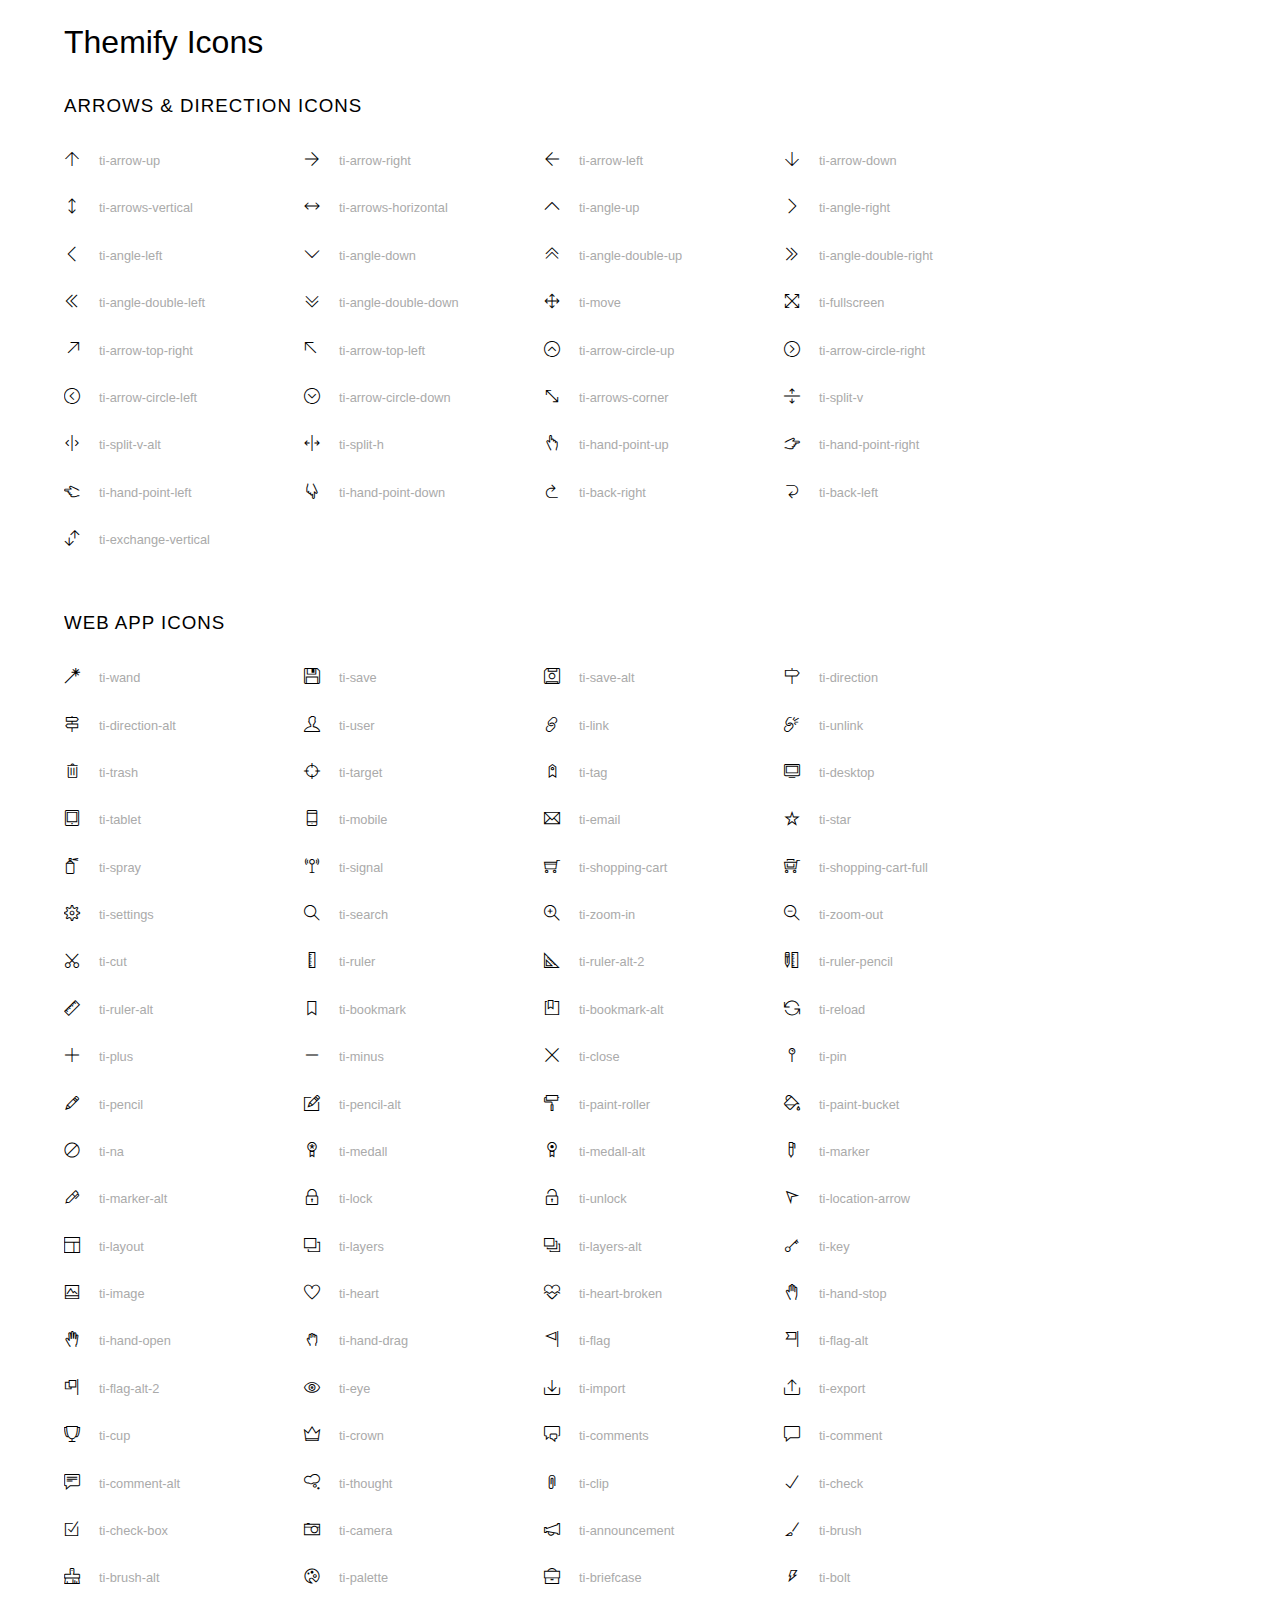
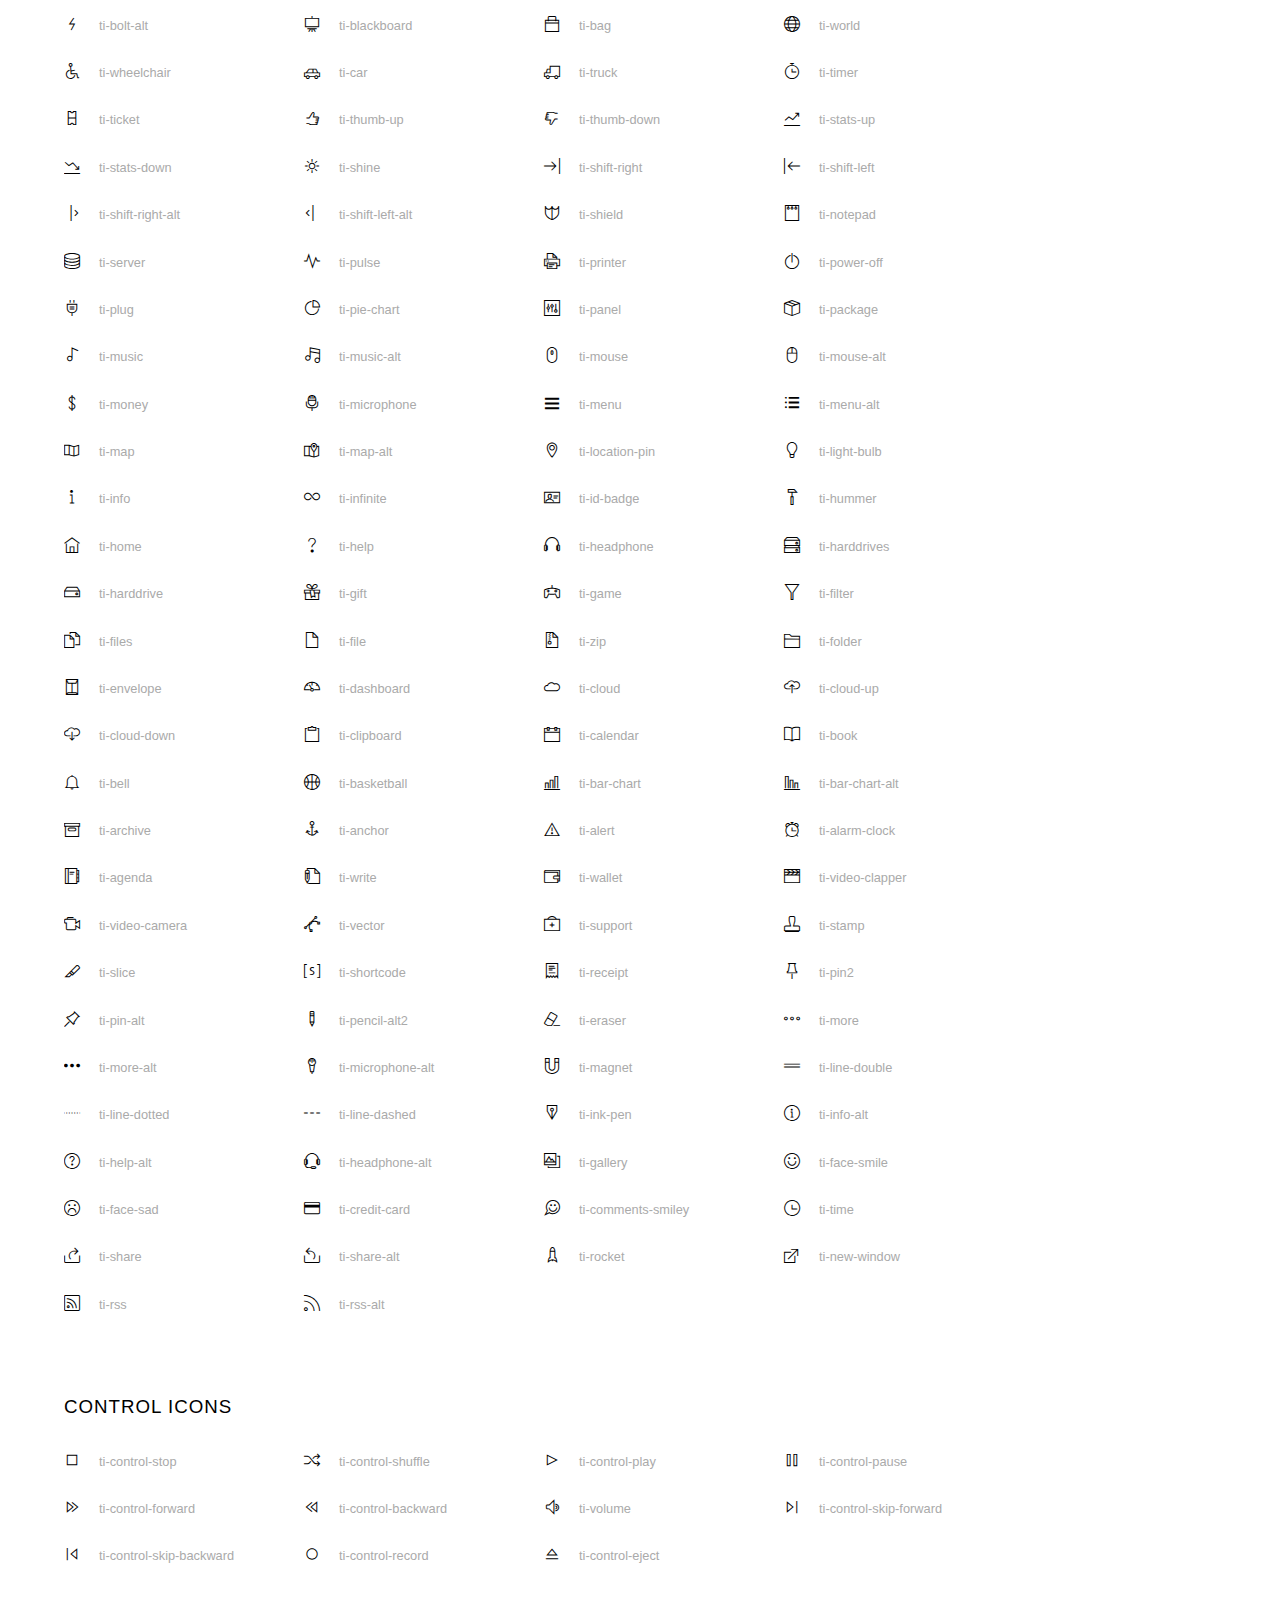
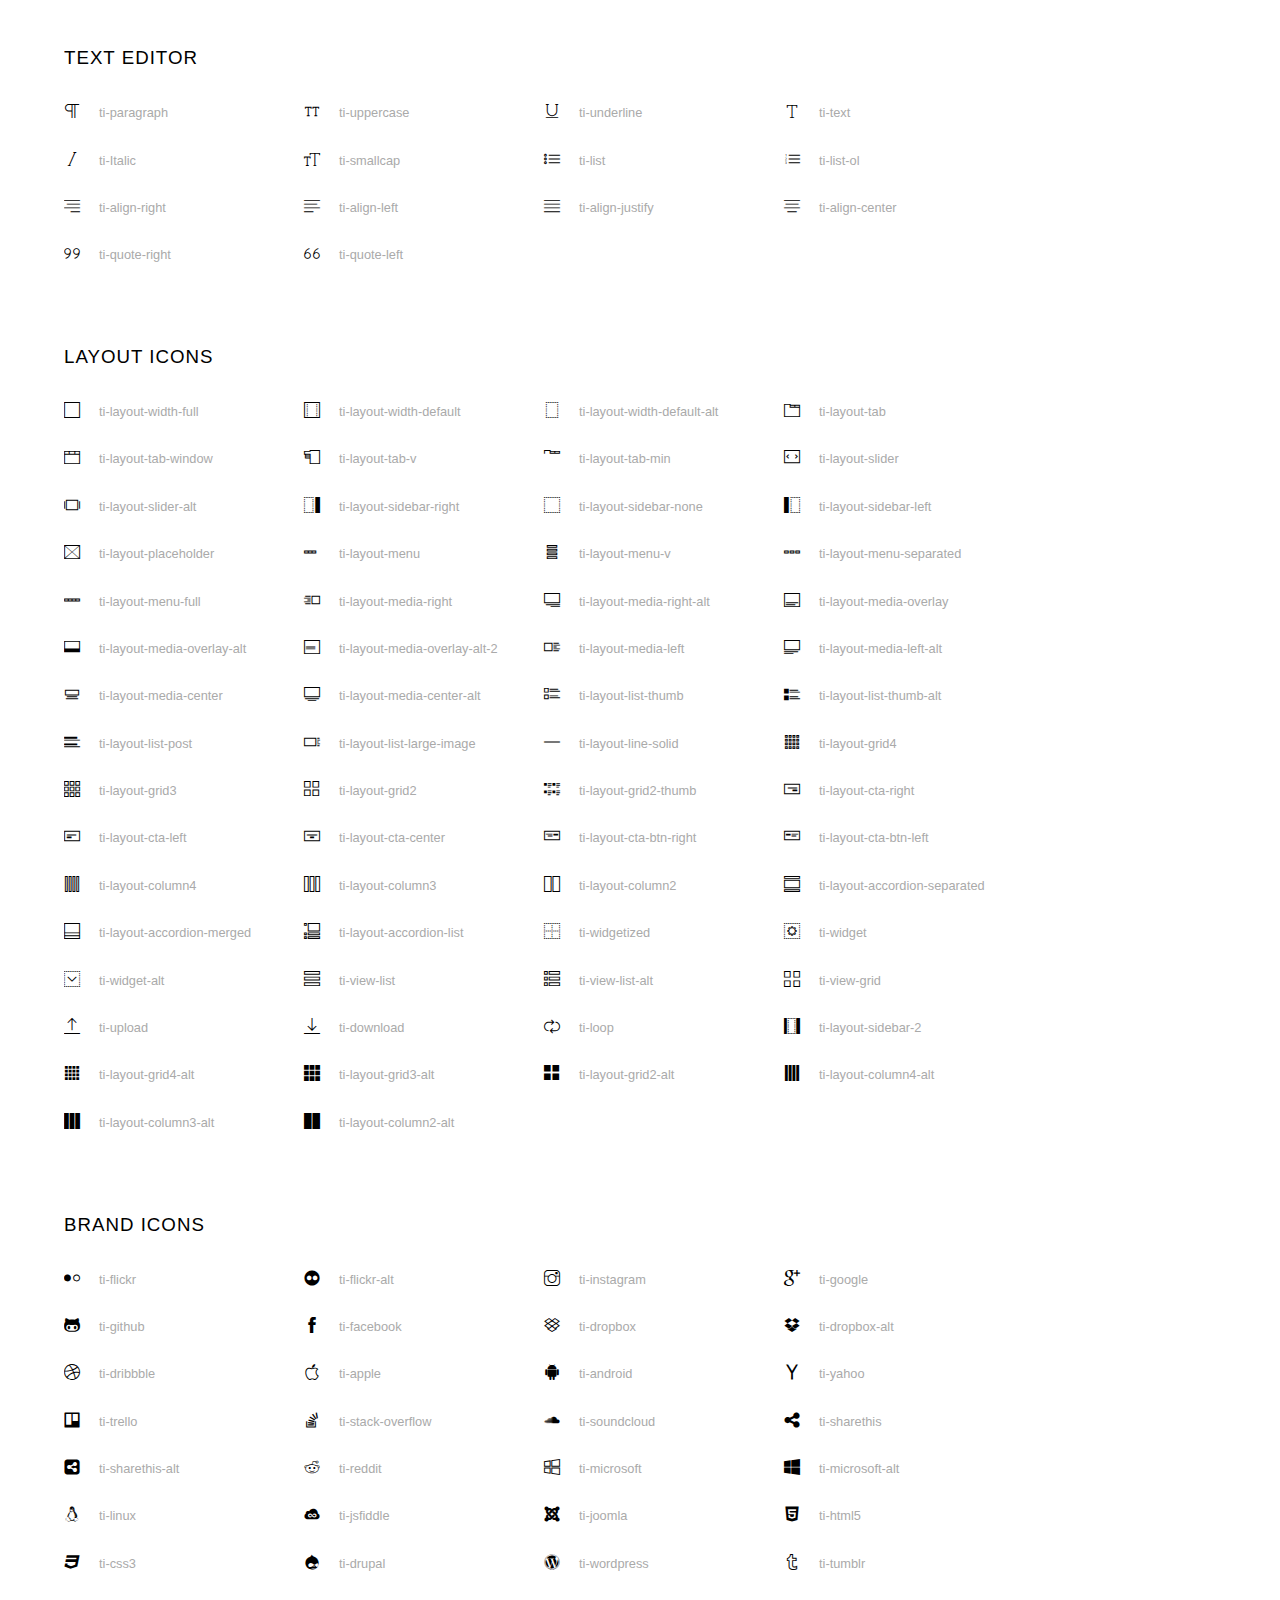
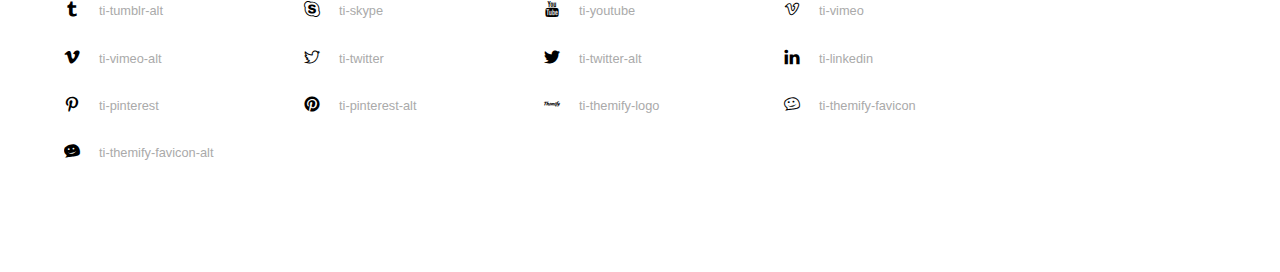
<file: js/public/img/themify-icons/index.html>
<!doctype html>
<html>
<head>
	<meta charset="utf-8">
	<title>Themify Icon Font</title>
	<meta name="viewport" content="width=device-width">
	<link rel="stylesheet" href="demo-files/demo.css">
	<link rel="stylesheet" href="themify-icons.css">
	<!--[if lt IE 8]><!-->
	<link rel="stylesheet" href="ie7/ie7.css">
	<!--<![endif]-->
</head>
<body>
	<h1>Themify Icons</h1>

	<div class="icon-section">

		<div class="icon-section">
			<h3>Arrows &amp; Direction Icons </h3>

			<div class="icon-container">
				<span class="ti-arrow-up"></span><span class="icon-name"> ti-arrow-up</span>
			</div>
			<div class="icon-container">
				<span class="ti-arrow-right"></span><span class="icon-name"> ti-arrow-right</span>
			</div>
			<div class="icon-container">
				<span class="ti-arrow-left"></span><span class="icon-name"> ti-arrow-left</span>
			</div>
			<div class="icon-container">
				<span class="ti-arrow-down"></span><span class="icon-name"> ti-arrow-down</span>
			</div>
			<div class="icon-container">
				<span class="ti-arrows-vertical"></span><span class="icon-name"> ti-arrows-vertical</span>
			</div>
			<div class="icon-container">
				<span class="ti-arrows-horizontal"></span><span class="icon-name"> ti-arrows-horizontal</span>
			</div>
			<div class="icon-container">
				<span class="ti-angle-up"></span><span class="icon-name"> ti-angle-up</span>
			</div>
			<div class="icon-container">
				<span class="ti-angle-right"></span><span class="icon-name"> ti-angle-right</span>
			</div>
			<div class="icon-container">
				<span class="ti-angle-left"></span><span class="icon-name"> ti-angle-left</span>
			</div>
			<div class="icon-container">
				<span class="ti-angle-down"></span><span class="icon-name"> ti-angle-down</span>
			</div>	
			<div class="icon-container">
				<span class="ti-angle-double-up"></span><span class="icon-name"> ti-angle-double-up</span>
			</div>
			<div class="icon-container">
				<span class="ti-angle-double-right"></span><span class="icon-name"> ti-angle-double-right</span>
			</div>
			<div class="icon-container">
				<span class="ti-angle-double-left"></span><span class="icon-name"> ti-angle-double-left</span>
			</div>
			<div class="icon-container">
				<span class="ti-angle-double-down"></span><span class="icon-name"> ti-angle-double-down</span>
			</div>					
			<div class="icon-container">
				<span class="ti-move"></span><span class="icon-name"> ti-move</span>
			</div>
			<div class="icon-container">
				<span class="ti-fullscreen"></span><span class="icon-name"> ti-fullscreen</span>
			</div>
			<div class="icon-container">
				<span class="ti-arrow-top-right"></span><span class="icon-name"> ti-arrow-top-right</span>
			</div>
			<div class="icon-container">
				<span class="ti-arrow-top-left"></span><span class="icon-name"> ti-arrow-top-left</span>
			</div>
			<div class="icon-container">
				<span class="ti-arrow-circle-up"></span><span class="icon-name"> ti-arrow-circle-up</span>
			</div>
			<div class="icon-container">
				<span class="ti-arrow-circle-right"></span><span class="icon-name"> ti-arrow-circle-right</span>
			</div>
			<div class="icon-container">
				<span class="ti-arrow-circle-left"></span><span class="icon-name"> ti-arrow-circle-left</span>
			</div>
			<div class="icon-container">
				<span class="ti-arrow-circle-down"></span><span class="icon-name"> ti-arrow-circle-down</span>
			</div>
			<div class="icon-container">
				<span class="ti-arrows-corner"></span><span class="icon-name"> ti-arrows-corner</span>
			</div>
			<div class="icon-container">
				<span class="ti-split-v"></span><span class="icon-name"> ti-split-v</span>
			</div>

			<div class="icon-container">
				<span class="ti-split-v-alt"></span><span class="icon-name"> ti-split-v-alt</span>
			</div>
			<div class="icon-container">
				<span class="ti-split-h"></span><span class="icon-name"> ti-split-h</span>
			</div>
			<div class="icon-container">
				<span class="ti-hand-point-up"></span><span class="icon-name"> ti-hand-point-up</span>
			</div>
			<div class="icon-container">
				<span class="ti-hand-point-right"></span><span class="icon-name"> ti-hand-point-right</span>
			</div>
			<div class="icon-container">
				<span class="ti-hand-point-left"></span><span class="icon-name"> ti-hand-point-left</span>
			</div>
			<div class="icon-container">
				<span class="ti-hand-point-down"></span><span class="icon-name"> ti-hand-point-down</span>
			</div>
			<div class="icon-container">
				<span class="ti-back-right"></span><span class="icon-name"> ti-back-right</span>
			</div>
			<div class="icon-container">
				<span class="ti-back-left"></span><span class="icon-name"> ti-back-left</span>
			</div>
			<div class="icon-container">
				<span class="ti-exchange-vertical"></span><span class="icon-name"> ti-exchange-vertical</span>
			</div>

		</div> <!-- Arrows Icons -->



		<h3>Web App Icons</h3>
		
		<div class="icon-section">

			<div class="icon-container">
				<span class="ti-wand"></span><span class="icon-name"> ti-wand</span>
			</div>
			<div class="icon-container">
				<span class="ti-save"></span><span class="icon-name"> ti-save</span>
			</div>
			<div class="icon-container">
				<span class="ti-save-alt"></span><span class="icon-name"> ti-save-alt</span>
			</div>

			<div class="icon-container">
				<span class="ti-direction"></span><span class="icon-name"> ti-direction</span>
			</div>
			<div class="icon-container">
				<span class="ti-direction-alt"></span><span class="icon-name"> ti-direction-alt</span>
			</div>
			<div class="icon-container">
				<span class="ti-user"></span><span class="icon-name"> ti-user</span>
			</div>
			<div class="icon-container">
				<span class="ti-link"></span><span class="icon-name"> ti-link</span>
			</div>
			<div class="icon-container">
				<span class="ti-unlink"></span><span class="icon-name"> ti-unlink</span>
			</div>
			<div class="icon-container">
				<span class="ti-trash"></span><span class="icon-name"> ti-trash</span>
			</div>
			<div class="icon-container">
				<span class="ti-target"></span><span class="icon-name"> ti-target</span>
			</div>
			<div class="icon-container">
				<span class="ti-tag"></span><span class="icon-name"> ti-tag</span>
			</div>
			<div class="icon-container">
				<span class="ti-desktop"></span><span class="icon-name"> ti-desktop</span>
			</div>
			<div class="icon-container">
				<span class="ti-tablet"></span><span class="icon-name"> ti-tablet</span>
			</div>
			<div class="icon-container">
				<span class="ti-mobile"></span><span class="icon-name"> ti-mobile</span>
			</div>
			<div class="icon-container">
				<span class="ti-email"></span><span class="icon-name"> ti-email</span>
			</div>	
			<div class="icon-container">
				<span class="ti-star"></span><span class="icon-name"> ti-star</span>
			</div>
			<div class="icon-container">
				<span class="ti-spray"></span><span class="icon-name"> ti-spray</span>
			</div>
			<div class="icon-container">
				<span class="ti-signal"></span><span class="icon-name"> ti-signal</span>
			</div>
			<div class="icon-container">
				<span class="ti-shopping-cart"></span><span class="icon-name"> ti-shopping-cart</span>
			</div>
			<div class="icon-container">
				<span class="ti-shopping-cart-full"></span><span class="icon-name"> ti-shopping-cart-full</span>
			</div>
			<div class="icon-container">
				<span class="ti-settings"></span><span class="icon-name"> ti-settings</span>
			</div>
			<div class="icon-container">
				<span class="ti-search"></span><span class="icon-name"> ti-search</span>
			</div>
			<div class="icon-container">
				<span class="ti-zoom-in"></span><span class="icon-name"> ti-zoom-in</span>
			</div>
			<div class="icon-container">
				<span class="ti-zoom-out"></span><span class="icon-name"> ti-zoom-out</span>
			</div>
			<div class="icon-container">
				<span class="ti-cut"></span><span class="icon-name"> ti-cut</span>
			</div>
			<div class="icon-container">
				<span class="ti-ruler"></span><span class="icon-name"> ti-ruler</span>
			</div>
			<div class="icon-container">
				<span class="ti-ruler-alt-2"></span><span class="icon-name"> ti-ruler-alt-2</span>
			</div>			
			<div class="icon-container">
				<span class="ti-ruler-pencil"></span><span class="icon-name"> ti-ruler-pencil</span>
			</div>
			<div class="icon-container">
				<span class="ti-ruler-alt"></span><span class="icon-name"> ti-ruler-alt</span>
			</div>
			<div class="icon-container">
				<span class="ti-bookmark"></span><span class="icon-name"> ti-bookmark</span>
			</div>
			<div class="icon-container">
				<span class="ti-bookmark-alt"></span><span class="icon-name"> ti-bookmark-alt</span>
			</div>
			<div class="icon-container">
				<span class="ti-reload"></span><span class="icon-name"> ti-reload</span>
			</div>
			<div class="icon-container">
				<span class="ti-plus"></span><span class="icon-name"> ti-plus</span>
			</div>
			<div class="icon-container">
				<span class="ti-minus"></span><span class="icon-name"> ti-minus</span>
			</div>
			<div class="icon-container">
				<span class="ti-close"></span><span class="icon-name"> ti-close</span>
			</div>			
			<div class="icon-container">
				<span class="ti-pin"></span><span class="icon-name"> ti-pin</span>
			</div>
			<div class="icon-container">
				<span class="ti-pencil"></span><span class="icon-name"> ti-pencil</span>
			</div>
					
		  	<div class="icon-container">
				<span class="ti-pencil-alt"></span><span class="icon-name"> ti-pencil-alt</span>
			</div>
			<div class="icon-container">
				<span class="ti-paint-roller"></span><span class="icon-name"> ti-paint-roller</span>
			</div>
			<div class="icon-container">
				<span class="ti-paint-bucket"></span><span class="icon-name"> ti-paint-bucket</span>
			</div>
			<div class="icon-container">
				<span class="ti-na"></span><span class="icon-name"> ti-na</span>
			</div>
			<div class="icon-container">
				<span class="ti-medall"></span><span class="icon-name"> ti-medall</span>
			</div>
			<div class="icon-container">
				<span class="ti-medall-alt"></span><span class="icon-name"> ti-medall-alt</span>
			</div>
			<div class="icon-container">
				<span class="ti-marker"></span><span class="icon-name"> ti-marker</span>
			</div>
			<div class="icon-container">
				<span class="ti-marker-alt"></span><span class="icon-name"> ti-marker-alt</span>
			</div>

			<div class="icon-container">
				<span class="ti-lock"></span><span class="icon-name"> ti-lock</span>
			</div>
			<div class="icon-container">
				<span class="ti-unlock"></span><span class="icon-name"> ti-unlock</span>
			</div>
			<div class="icon-container">
				<span class="ti-location-arrow"></span><span class="icon-name"> ti-location-arrow</span>
			</div>
			<div class="icon-container">
				<span class="ti-layout"></span><span class="icon-name"> ti-layout</span>
			</div>
			<div class="icon-container">
				<span class="ti-layers"></span><span class="icon-name"> ti-layers</span>
			</div>
			<div class="icon-container">
				<span class="ti-layers-alt"></span><span class="icon-name"> ti-layers-alt</span>
			</div>
			<div class="icon-container">
				<span class="ti-key"></span><span class="icon-name"> ti-key</span>
			</div>
			<div class="icon-container">
				<span class="ti-image"></span><span class="icon-name"> ti-image</span>
			</div>
			<div class="icon-container">
				<span class="ti-heart"></span><span class="icon-name"> ti-heart</span>
			</div>
			<div class="icon-container">
				<span class="ti-heart-broken"></span><span class="icon-name"> ti-heart-broken</span>
			</div>
			<div class="icon-container">
				<span class="ti-hand-stop"></span><span class="icon-name"> ti-hand-stop</span>
			</div>
			<div class="icon-container">
				<span class="ti-hand-open"></span><span class="icon-name"> ti-hand-open</span>
			</div>
			<div class="icon-container">
				<span class="ti-hand-drag"></span><span class="icon-name"> ti-hand-drag</span>
			</div>
			<div class="icon-container">
				<span class="ti-flag"></span><span class="icon-name"> ti-flag</span>
			</div>
			<div class="icon-container">
				<span class="ti-flag-alt"></span><span class="icon-name"> ti-flag-alt</span>
			</div>
			<div class="icon-container">
				<span class="ti-flag-alt-2"></span><span class="icon-name"> ti-flag-alt-2</span>
			</div>
			<div class="icon-container">
				<span class="ti-eye"></span><span class="icon-name"> ti-eye</span>
			</div>
			<div class="icon-container">
				<span class="ti-import"></span><span class="icon-name"> ti-import</span>
			</div>			
			<div class="icon-container">
				<span class="ti-export"></span><span class="icon-name"> ti-export</span>
			</div>
			<div class="icon-container">
				<span class="ti-cup"></span><span class="icon-name"> ti-cup</span>
			</div>
			<div class="icon-container">
				<span class="ti-crown"></span><span class="icon-name"> ti-crown</span>
			</div>
			<div class="icon-container">
				<span class="ti-comments"></span><span class="icon-name"> ti-comments</span>
			</div>
			<div class="icon-container">
				<span class="ti-comment"></span><span class="icon-name"> ti-comment</span>
			</div>
			<div class="icon-container">
				<span class="ti-comment-alt"></span><span class="icon-name"> ti-comment-alt</span>
			</div>
			<div class="icon-container">
				<span class="ti-thought"></span><span class="icon-name"> ti-thought</span>
			</div>			
			<div class="icon-container">
				<span class="ti-clip"></span><span class="icon-name"> ti-clip</span>
			</div>

			<div class="icon-container">
				<span class="ti-check"></span><span class="icon-name"> ti-check</span>
			</div>
			<div class="icon-container">
				<span class="ti-check-box"></span><span class="icon-name"> ti-check-box</span>
			</div>
			<div class="icon-container">
				<span class="ti-camera"></span><span class="icon-name"> ti-camera</span>
			</div>
			<div class="icon-container">
				<span class="ti-announcement"></span><span class="icon-name"> ti-announcement</span>
			</div>
			<div class="icon-container">
				<span class="ti-brush"></span><span class="icon-name"> ti-brush</span>
			</div>
			<div class="icon-container">
				<span class="ti-brush-alt"></span><span class="icon-name"> ti-brush-alt</span>
			</div>
			<div class="icon-container">
				<span class="ti-palette"></span><span class="icon-name"> ti-palette</span>
			</div>			
			<div class="icon-container">
				<span class="ti-briefcase"></span><span class="icon-name"> ti-briefcase</span>
			</div>
			<div class="icon-container">
				<span class="ti-bolt"></span><span class="icon-name"> ti-bolt</span>
			</div>
			<div class="icon-container">
				<span class="ti-bolt-alt"></span><span class="icon-name"> ti-bolt-alt</span>
			</div>
			<div class="icon-container">
				<span class="ti-blackboard"></span><span class="icon-name"> ti-blackboard</span>
			</div>
			<div class="icon-container">
				<span class="ti-bag"></span><span class="icon-name"> ti-bag</span>
			</div>
			<div class="icon-container">
				<span class="ti-world"></span><span class="icon-name"> ti-world</span>
			</div>
			<div class="icon-container">
				<span class="ti-wheelchair"></span><span class="icon-name"> ti-wheelchair</span>
			</div>
			<div class="icon-container">
				<span class="ti-car"></span><span class="icon-name"> ti-car</span>
			</div>
			<div class="icon-container">
				<span class="ti-truck"></span><span class="icon-name"> ti-truck</span>
			</div>
			<div class="icon-container">
				<span class="ti-timer"></span><span class="icon-name"> ti-timer</span>
			</div>
			<div class="icon-container">
				<span class="ti-ticket"></span><span class="icon-name"> ti-ticket</span>
			</div>
			<div class="icon-container">
				<span class="ti-thumb-up"></span><span class="icon-name"> ti-thumb-up</span>
			</div>
			<div class="icon-container">
				<span class="ti-thumb-down"></span><span class="icon-name"> ti-thumb-down</span>
			</div>

			<div class="icon-container">
				<span class="ti-stats-up"></span><span class="icon-name"> ti-stats-up</span>
			</div>
			<div class="icon-container">
				<span class="ti-stats-down"></span><span class="icon-name"> ti-stats-down</span>
			</div>
			<div class="icon-container">
				<span class="ti-shine"></span><span class="icon-name"> ti-shine</span>
			</div>
			<div class="icon-container">
				<span class="ti-shift-right"></span><span class="icon-name"> ti-shift-right</span>
			</div>
			<div class="icon-container">
				<span class="ti-shift-left"></span><span class="icon-name"> ti-shift-left</span>
			</div>

			<div class="icon-container">
				<span class="ti-shift-right-alt"></span><span class="icon-name"> ti-shift-right-alt</span>
			</div>
			<div class="icon-container">
				<span class="ti-shift-left-alt"></span><span class="icon-name"> ti-shift-left-alt</span>
			</div>
			<div class="icon-container">
				<span class="ti-shield"></span><span class="icon-name"> ti-shield</span>
			</div>
			<div class="icon-container">
				<span class="ti-notepad"></span><span class="icon-name"> ti-notepad</span>
			</div>
			<div class="icon-container">
				<span class="ti-server"></span><span class="icon-name"> ti-server</span>
			</div>

			<div class="icon-container">
				<span class="ti-pulse"></span><span class="icon-name"> ti-pulse</span>
			</div>
			<div class="icon-container">
				<span class="ti-printer"></span><span class="icon-name"> ti-printer</span>
			</div>
			<div class="icon-container">
				<span class="ti-power-off"></span><span class="icon-name"> ti-power-off</span>
			</div>
			<div class="icon-container">
				<span class="ti-plug"></span><span class="icon-name"> ti-plug</span>
			</div>
			<div class="icon-container">
				<span class="ti-pie-chart"></span><span class="icon-name"> ti-pie-chart</span>
			</div>

			<div class="icon-container">
				<span class="ti-panel"></span><span class="icon-name"> ti-panel</span>
			</div>
			<div class="icon-container">
				<span class="ti-package"></span><span class="icon-name"> ti-package</span>
			</div>
			<div class="icon-container">
				<span class="ti-music"></span><span class="icon-name"> ti-music</span>
			</div>
			<div class="icon-container">
				<span class="ti-music-alt"></span><span class="icon-name"> ti-music-alt</span>
			</div>
			<div class="icon-container">
				<span class="ti-mouse"></span><span class="icon-name"> ti-mouse</span>
			</div>
			<div class="icon-container">
				<span class="ti-mouse-alt"></span><span class="icon-name"> ti-mouse-alt</span>
			</div>
			<div class="icon-container">
				<span class="ti-money"></span><span class="icon-name"> ti-money</span>
			</div>
			<div class="icon-container">
				<span class="ti-microphone"></span><span class="icon-name"> ti-microphone</span>
			</div>
			<div class="icon-container">
				<span class="ti-menu"></span><span class="icon-name"> ti-menu</span>
			</div>
			<div class="icon-container">
				<span class="ti-menu-alt"></span><span class="icon-name"> ti-menu-alt</span>
			</div>
			<div class="icon-container">
				<span class="ti-map"></span><span class="icon-name"> ti-map</span>
			</div>
			<div class="icon-container">
				<span class="ti-map-alt"></span><span class="icon-name"> ti-map-alt</span>
			</div>

			<div class="icon-container">
				<span class="ti-location-pin"></span><span class="icon-name"> ti-location-pin</span>
			</div>

			<div class="icon-container">
				<span class="ti-light-bulb"></span><span class="icon-name"> ti-light-bulb</span>
			</div>
			<div class="icon-container">
				<span class="ti-info"></span><span class="icon-name"> ti-info</span>
			</div>
			<div class="icon-container">
				<span class="ti-infinite"></span><span class="icon-name"> ti-infinite</span>
			</div>
			<div class="icon-container">
				<span class="ti-id-badge"></span><span class="icon-name"> ti-id-badge</span>
			</div>
			<div class="icon-container">
				<span class="ti-hummer"></span><span class="icon-name"> ti-hummer</span>
			</div>
			<div class="icon-container">
				<span class="ti-home"></span><span class="icon-name"> ti-home</span>
			</div>
			<div class="icon-container">
				<span class="ti-help"></span><span class="icon-name"> ti-help</span>
			</div>
			<div class="icon-container">
				<span class="ti-headphone"></span><span class="icon-name"> ti-headphone</span>
			</div>
			<div class="icon-container">
				<span class="ti-harddrives"></span><span class="icon-name"> ti-harddrives</span>
			</div>
			<div class="icon-container">
				<span class="ti-harddrive"></span><span class="icon-name"> ti-harddrive</span>
			</div>
			<div class="icon-container">
				<span class="ti-gift"></span><span class="icon-name"> ti-gift</span>
			</div>
			<div class="icon-container">
				<span class="ti-game"></span><span class="icon-name"> ti-game</span>
			</div>
			<div class="icon-container">
				<span class="ti-filter"></span><span class="icon-name"> ti-filter</span>
			</div>
			<div class="icon-container">
				<span class="ti-files"></span><span class="icon-name"> ti-files</span>
			</div>
			<div class="icon-container">
				<span class="ti-file"></span><span class="icon-name"> ti-file</span>
			</div>
			<div class="icon-container">
				<span class="ti-zip"></span><span class="icon-name"> ti-zip</span>
			</div>
			<div class="icon-container">
				<span class="ti-folder"></span><span class="icon-name"> ti-folder</span>
			</div>			
			<div class="icon-container">
				<span class="ti-envelope"></span><span class="icon-name"> ti-envelope</span>
			</div>


			<div class="icon-container">
				<span class="ti-dashboard"></span><span class="icon-name"> ti-dashboard</span>
			</div>
			<div class="icon-container">
				<span class="ti-cloud"></span><span class="icon-name"> ti-cloud</span>
			</div>
			<div class="icon-container">
				<span class="ti-cloud-up"></span><span class="icon-name"> ti-cloud-up</span>
			</div>
			<div class="icon-container">
				<span class="ti-cloud-down"></span><span class="icon-name"> ti-cloud-down</span>
			</div>
			<div class="icon-container">
				<span class="ti-clipboard"></span><span class="icon-name"> ti-clipboard</span>
			</div>
			<div class="icon-container">
				<span class="ti-calendar"></span><span class="icon-name"> ti-calendar</span>
			</div>
			<div class="icon-container">
				<span class="ti-book"></span><span class="icon-name"> ti-book</span>
			</div>
			<div class="icon-container">
				<span class="ti-bell"></span><span class="icon-name"> ti-bell</span>
			</div>
			<div class="icon-container">
				<span class="ti-basketball"></span><span class="icon-name"> ti-basketball</span>
			</div>
			<div class="icon-container">
				<span class="ti-bar-chart"></span><span class="icon-name"> ti-bar-chart</span>
			</div>
			<div class="icon-container">
				<span class="ti-bar-chart-alt"></span><span class="icon-name"> ti-bar-chart-alt</span>
			</div>


			<div class="icon-container">
				<span class="ti-archive"></span><span class="icon-name"> ti-archive</span>
			</div>
			<div class="icon-container">
				<span class="ti-anchor"></span><span class="icon-name"> ti-anchor</span>
			</div>

			<div class="icon-container">
				<span class="ti-alert"></span><span class="icon-name"> ti-alert</span>
			</div>
			<div class="icon-container">
				<span class="ti-alarm-clock"></span><span class="icon-name"> ti-alarm-clock</span>
			</div>
			<div class="icon-container">
				<span class="ti-agenda"></span><span class="icon-name"> ti-agenda</span>
			</div>
			<div class="icon-container">
				<span class="ti-write"></span><span class="icon-name"> ti-write</span>
			</div>

			<div class="icon-container">
				<span class="ti-wallet"></span><span class="icon-name"> ti-wallet</span>
			</div>
			<div class="icon-container">
				<span class="ti-video-clapper"></span><span class="icon-name"> ti-video-clapper</span>
			</div>
			<div class="icon-container">
				<span class="ti-video-camera"></span><span class="icon-name"> ti-video-camera</span>
			</div>
			<div class="icon-container">
				<span class="ti-vector"></span><span class="icon-name"> ti-vector</span>
			</div>

			<div class="icon-container">
				<span class="ti-support"></span><span class="icon-name"> ti-support</span>
			</div>
			<div class="icon-container">
				<span class="ti-stamp"></span><span class="icon-name"> ti-stamp</span>
			</div>
			<div class="icon-container">
				<span class="ti-slice"></span><span class="icon-name"> ti-slice</span>
			</div>
			<div class="icon-container">
				<span class="ti-shortcode"></span><span class="icon-name"> ti-shortcode</span>
			</div>
			<div class="icon-container">
				<span class="ti-receipt"></span><span class="icon-name"> ti-receipt</span>
			</div>
			<div class="icon-container">
				<span class="ti-pin2"></span><span class="icon-name"> ti-pin2</span>
			</div>
			<div class="icon-container">
				<span class="ti-pin-alt"></span><span class="icon-name"> ti-pin-alt</span>
			</div>
			<div class="icon-container">
				<span class="ti-pencil-alt2"></span><span class="icon-name"> ti-pencil-alt2</span>
			</div>
			<div class="icon-container">
				<span class="ti-eraser"></span><span class="icon-name"> ti-eraser</span>
			</div>			
			<div class="icon-container">
				<span class="ti-more"></span><span class="icon-name"> ti-more</span>
			</div>
			<div class="icon-container">
				<span class="ti-more-alt"></span><span class="icon-name"> ti-more-alt</span>
			</div>
			<div class="icon-container">
				<span class="ti-microphone-alt"></span><span class="icon-name"> ti-microphone-alt</span>
			</div>
			<div class="icon-container">
				<span class="ti-magnet"></span><span class="icon-name"> ti-magnet</span>
			</div>
			<div class="icon-container">
				<span class="ti-line-double"></span><span class="icon-name"> ti-line-double</span>
			</div>
			<div class="icon-container">
				<span class="ti-line-dotted"></span><span class="icon-name"> ti-line-dotted</span>
			</div>
			<div class="icon-container">
				<span class="ti-line-dashed"></span><span class="icon-name"> ti-line-dashed</span>
			</div>

			<div class="icon-container">
				<span class="ti-ink-pen"></span><span class="icon-name"> ti-ink-pen</span>
			</div>
			<div class="icon-container">
				<span class="ti-info-alt"></span><span class="icon-name"> ti-info-alt</span>
			</div>
			<div class="icon-container">
				<span class="ti-help-alt"></span><span class="icon-name"> ti-help-alt</span>
			</div>
			<div class="icon-container">
				<span class="ti-headphone-alt"></span><span class="icon-name"> ti-headphone-alt</span>
			</div>

			<div class="icon-container">
				<span class="ti-gallery"></span><span class="icon-name"> ti-gallery</span>
			</div>
			<div class="icon-container">
				<span class="ti-face-smile"></span><span class="icon-name"> ti-face-smile</span>
			</div>
			<div class="icon-container">
				<span class="ti-face-sad"></span><span class="icon-name"> ti-face-sad</span>
			</div>
			<div class="icon-container">
				<span class="ti-credit-card"></span><span class="icon-name"> ti-credit-card</span>
			</div>
			<div class="icon-container">
				<span class="ti-comments-smiley"></span><span class="icon-name"> ti-comments-smiley</span>
			</div>
			<div class="icon-container">
				<span class="ti-time"></span><span class="icon-name"> ti-time</span>
			</div>
			<div class="icon-container">
				<span class="ti-share"></span><span class="icon-name"> ti-share</span>
			</div>
			<div class="icon-container">
				<span class="ti-share-alt"></span><span class="icon-name"> ti-share-alt</span>
			</div>
			<div class="icon-container">
				<span class="ti-rocket"></span><span class="icon-name"> ti-rocket</span>
			</div>

			<div class="icon-container">
				<span class="ti-new-window"></span><span class="icon-name"> ti-new-window</span>
			</div>

			<div class="icon-container">
				<span class="ti-rss"></span><span class="icon-name"> ti-rss</span>
			</div>

			<div class="icon-container">
				<span class="ti-rss-alt"></span><span class="icon-name"> ti-rss-alt</span>
			</div>
			
		</div><!-- Web App Icons -->


		<div class="icon-section">
			<h3>Control Icons</h3>
			<div class="icon-container">
				<span class="ti-control-stop"></span><span class="icon-name"> ti-control-stop</span>
			</div>
			<div class="icon-container">
				<span class="ti-control-shuffle"></span><span class="icon-name"> ti-control-shuffle</span>
			</div>
			<div class="icon-container">
				<span class="ti-control-play"></span><span class="icon-name"> ti-control-play</span>
			</div>
			<div class="icon-container">
				<span class="ti-control-pause"></span><span class="icon-name"> ti-control-pause</span>
			</div>
			<div class="icon-container">
				<span class="ti-control-forward"></span><span class="icon-name"> ti-control-forward</span>
			</div>
			<div class="icon-container">
				<span class="ti-control-backward"></span><span class="icon-name"> ti-control-backward</span>
			</div>	
			<div class="icon-container">
				<span class="ti-volume"></span><span class="icon-name"> ti-volume</span>
			</div>
			<div class="icon-container">
				<span class="ti-control-skip-forward"></span><span class="icon-name"> ti-control-skip-forward</span>
			</div>
			<div class="icon-container">
				<span class="ti-control-skip-backward"></span><span class="icon-name"> ti-control-skip-backward</span>
			</div>
			<div class="icon-container">
				<span class="ti-control-record"></span><span class="icon-name"> ti-control-record</span>
			</div>
			<div class="icon-container">
				<span class="ti-control-eject"></span><span class="icon-name"> ti-control-eject</span>
			</div>			
		</div> <!-- Control Icons -->


		<div class="icon-section">
			<h3>Text Editor</h3>

			<div class="icon-container">
				<span class="ti-paragraph"></span><span class="icon-name"> ti-paragraph</span>
			</div>
			<div class="icon-container">
				<span class="ti-uppercase"></span><span class="icon-name"> ti-uppercase</span>
			</div>

			<div class="icon-container">
				<span class="ti-underline"></span><span class="icon-name"> ti-underline</span>
			</div>
			<div class="icon-container">
				<span class="ti-text"></span><span class="icon-name"> ti-text</span>
			</div>
			<div class="icon-container">
				<span class="ti-Italic"></span><span class="icon-name"> ti-Italic</span>
			</div>
			<div class="icon-container">
				<span class="ti-smallcap"></span><span class="icon-name"> ti-smallcap</span>
			</div>
			<div class="icon-container">
				<span class="ti-list"></span><span class="icon-name"> ti-list</span>
			</div>
			<div class="icon-container">
				<span class="ti-list-ol"></span><span class="icon-name"> ti-list-ol</span>
			</div>
			<div class="icon-container">
				<span class="ti-align-right"></span><span class="icon-name"> ti-align-right</span>
			</div>
			<div class="icon-container">
				<span class="ti-align-left"></span><span class="icon-name"> ti-align-left</span>
			</div>
			<div class="icon-container">
				<span class="ti-align-justify"></span><span class="icon-name"> ti-align-justify</span>
			</div>
			<div class="icon-container">
				<span class="ti-align-center"></span><span class="icon-name"> ti-align-center</span>
			</div>
			<div class="icon-container">
				<span class="ti-quote-right"></span><span class="icon-name"> ti-quote-right</span>
			</div>
			<div class="icon-container">
				<span class="ti-quote-left"></span><span class="icon-name"> ti-quote-left</span>
			</div>

		</div> <!-- Text Editor -->



		<div class="icon-section">
			<h3>Layout Icons</h3>
			<div class="icon-container">
				<span class="ti-layout-width-full"></span><span class="icon-name"> ti-layout-width-full</span>
			</div>
			<div class="icon-container">
				<span class="ti-layout-width-default"></span><span class="icon-name"> ti-layout-width-default</span>
			</div>
			<div class="icon-container">
				<span class="ti-layout-width-default-alt"></span><span class="icon-name"> ti-layout-width-default-alt</span>
			</div>
			<div class="icon-container">
				<span class="ti-layout-tab"></span><span class="icon-name"> ti-layout-tab</span>
			</div>
			<div class="icon-container">
				<span class="ti-layout-tab-window"></span><span class="icon-name"> ti-layout-tab-window</span>
			</div>
			<div class="icon-container">
				<span class="ti-layout-tab-v"></span><span class="icon-name"> ti-layout-tab-v</span>
			</div>
			<div class="icon-container">
				<span class="ti-layout-tab-min"></span><span class="icon-name"> ti-layout-tab-min</span>
			</div>
			<div class="icon-container">
				<span class="ti-layout-slider"></span><span class="icon-name"> ti-layout-slider</span>
			</div>
			<div class="icon-container">
				<span class="ti-layout-slider-alt"></span><span class="icon-name"> ti-layout-slider-alt</span>
			</div>
			<div class="icon-container">
				<span class="ti-layout-sidebar-right"></span><span class="icon-name"> ti-layout-sidebar-right</span>
			</div>
			<div class="icon-container">
				<span class="ti-layout-sidebar-none"></span><span class="icon-name"> ti-layout-sidebar-none</span>
			</div>
			<div class="icon-container">
				<span class="ti-layout-sidebar-left"></span><span class="icon-name"> ti-layout-sidebar-left</span>
			</div>
			<div class="icon-container">
				<span class="ti-layout-placeholder"></span><span class="icon-name"> ti-layout-placeholder</span>
			</div>
			<div class="icon-container">
				<span class="ti-layout-menu"></span><span class="icon-name"> ti-layout-menu</span>
			</div>
			<div class="icon-container">
				<span class="ti-layout-menu-v"></span><span class="icon-name"> ti-layout-menu-v</span>
			</div>
			<div class="icon-container">
				<span class="ti-layout-menu-separated"></span><span class="icon-name"> ti-layout-menu-separated</span>
			</div>
			<div class="icon-container">
				<span class="ti-layout-menu-full"></span><span class="icon-name"> ti-layout-menu-full</span>
			</div>
			<div class="icon-container">
				<span class="ti-layout-media-right"></span><span class="icon-name"> ti-layout-media-right</span>
			</div>
			<div class="icon-container">
				<span class="ti-layout-media-right-alt"></span><span class="icon-name"> ti-layout-media-right-alt</span>
			</div>
			<div class="icon-container">
				<span class="ti-layout-media-overlay"></span><span class="icon-name"> ti-layout-media-overlay</span>
			</div>
			<div class="icon-container">
				<span class="ti-layout-media-overlay-alt"></span><span class="icon-name"> ti-layout-media-overlay-alt</span>
			</div>
			<div class="icon-container">
				<span class="ti-layout-media-overlay-alt-2"></span><span class="icon-name"> ti-layout-media-overlay-alt-2</span>
			</div>
			<div class="icon-container">
				<span class="ti-layout-media-left"></span><span class="icon-name"> ti-layout-media-left</span>
			</div>
			<div class="icon-container">
				<span class="ti-layout-media-left-alt"></span><span class="icon-name"> ti-layout-media-left-alt</span>
			</div>
			<div class="icon-container">
				<span class="ti-layout-media-center"></span><span class="icon-name"> ti-layout-media-center</span>
			</div>
			<div class="icon-container">
				<span class="ti-layout-media-center-alt"></span><span class="icon-name"> ti-layout-media-center-alt</span>
			</div>
			<div class="icon-container">
				<span class="ti-layout-list-thumb"></span><span class="icon-name"> ti-layout-list-thumb</span>
			</div>
			<div class="icon-container">
				<span class="ti-layout-list-thumb-alt"></span><span class="icon-name"> ti-layout-list-thumb-alt</span>
			</div>
			<div class="icon-container">
				<span class="ti-layout-list-post"></span><span class="icon-name"> ti-layout-list-post</span>
			</div>
			<div class="icon-container">
				<span class="ti-layout-list-large-image"></span><span class="icon-name"> ti-layout-list-large-image</span>
			</div>
			<div class="icon-container">
				<span class="ti-layout-line-solid"></span><span class="icon-name"> ti-layout-line-solid</span>
			</div>
			<div class="icon-container">
				<span class="ti-layout-grid4"></span><span class="icon-name"> ti-layout-grid4</span>
			</div>
			<div class="icon-container">
				<span class="ti-layout-grid3"></span><span class="icon-name"> ti-layout-grid3</span>
			</div>
			<div class="icon-container">
				<span class="ti-layout-grid2"></span><span class="icon-name"> ti-layout-grid2</span>
			</div>
			<div class="icon-container">
				<span class="ti-layout-grid2-thumb"></span><span class="icon-name"> ti-layout-grid2-thumb</span>
			</div>
			<div class="icon-container">
				<span class="ti-layout-cta-right"></span><span class="icon-name"> ti-layout-cta-right</span>
			</div>
			<div class="icon-container">
				<span class="ti-layout-cta-left"></span><span class="icon-name"> ti-layout-cta-left</span>
			</div>
			<div class="icon-container">
				<span class="ti-layout-cta-center"></span><span class="icon-name"> ti-layout-cta-center</span>
			</div>
			<div class="icon-container">
				<span class="ti-layout-cta-btn-right"></span><span class="icon-name"> ti-layout-cta-btn-right</span>
			</div>
			<div class="icon-container">
				<span class="ti-layout-cta-btn-left"></span><span class="icon-name"> ti-layout-cta-btn-left</span>
			</div>
			<div class="icon-container">
				<span class="ti-layout-column4"></span><span class="icon-name"> ti-layout-column4</span>
			</div>
			<div class="icon-container">
				<span class="ti-layout-column3"></span><span class="icon-name"> ti-layout-column3</span>
			</div>
			<div class="icon-container">
				<span class="ti-layout-column2"></span><span class="icon-name"> ti-layout-column2</span>
			</div>
			<div class="icon-container">
				<span class="ti-layout-accordion-separated"></span><span class="icon-name"> ti-layout-accordion-separated</span>
			</div>
			<div class="icon-container">
				<span class="ti-layout-accordion-merged"></span><span class="icon-name"> ti-layout-accordion-merged</span>
			</div>
			<div class="icon-container">
				<span class="ti-layout-accordion-list"></span><span class="icon-name"> ti-layout-accordion-list</span>
			</div>
			<div class="icon-container">
				<span class="ti-widgetized"></span><span class="icon-name"> ti-widgetized</span>
			</div>
			<div class="icon-container">
				<span class="ti-widget"></span><span class="icon-name"> ti-widget</span>
			</div>
			<div class="icon-container">
				<span class="ti-widget-alt"></span><span class="icon-name"> ti-widget-alt</span>
			</div>
			<div class="icon-container">
				<span class="ti-view-list"></span><span class="icon-name"> ti-view-list</span>
			</div>
			<div class="icon-container">
				<span class="ti-view-list-alt"></span><span class="icon-name"> ti-view-list-alt</span>
			</div>
			<div class="icon-container">
				<span class="ti-view-grid"></span><span class="icon-name"> ti-view-grid</span>
			</div>
			<div class="icon-container">
				<span class="ti-upload"></span><span class="icon-name"> ti-upload</span>
			</div>
			<div class="icon-container">
				<span class="ti-download"></span><span class="icon-name"> ti-download</span>
			</div>	
			<div class="icon-container">
				<span class="ti-loop"></span><span class="icon-name"> ti-loop</span>
			</div>
			<div class="icon-container">
				<span class="ti-layout-sidebar-2"></span><span class="icon-name"> ti-layout-sidebar-2</span>
			</div>
			<div class="icon-container">
				<span class="ti-layout-grid4-alt"></span><span class="icon-name"> ti-layout-grid4-alt</span>
			</div>
			<div class="icon-container">
				<span class="ti-layout-grid3-alt"></span><span class="icon-name"> ti-layout-grid3-alt</span>
			</div>
			<div class="icon-container">
				<span class="ti-layout-grid2-alt"></span><span class="icon-name"> ti-layout-grid2-alt</span>
			</div>
			<div class="icon-container">
				<span class="ti-layout-column4-alt"></span><span class="icon-name"> ti-layout-column4-alt</span>
			</div>
			<div class="icon-container">
				<span class="ti-layout-column3-alt"></span><span class="icon-name"> ti-layout-column3-alt</span>
			</div>
			<div class="icon-container">
				<span class="ti-layout-column2-alt"></span><span class="icon-name"> ti-layout-column2-alt</span>
			</div>		


		</div> <!-- Layout Icons -->


		<div class="icon-section">
			<h3>Brand Icons</h3>

			<div class="icon-container">
				<span class="ti-flickr"></span><span class="icon-name"> ti-flickr</span>
			</div>
			<div class="icon-container">
				<span class="ti-flickr-alt"></span><span class="icon-name"> ti-flickr-alt</span>
			</div>			
			<div class="icon-container">
				<span class="ti-instagram"></span><span class="icon-name"> ti-instagram</span>
			</div>
			<div class="icon-container">
				<span class="ti-google"></span><span class="icon-name"> ti-google</span>
			</div>
			<div class="icon-container">
				<span class="ti-github"></span><span class="icon-name"> ti-github</span>
			</div>

			<div class="icon-container">
				<span class="ti-facebook"></span><span class="icon-name"> ti-facebook</span>
			</div>
			<div class="icon-container">
				<span class="ti-dropbox"></span><span class="icon-name"> ti-dropbox</span>
			</div>
			<div class="icon-container">
				<span class="ti-dropbox-alt"></span><span class="icon-name"> ti-dropbox-alt</span>
			</div>
			<div class="icon-container">
				<span class="ti-dribbble"></span><span class="icon-name"> ti-dribbble</span>
			</div>
			<div class="icon-container">
				<span class="ti-apple"></span><span class="icon-name"> ti-apple</span>
			</div>
			<div class="icon-container">
				<span class="ti-android"></span><span class="icon-name"> ti-android</span>
			</div>
			<div class="icon-container">
				<span class="ti-yahoo"></span><span class="icon-name"> ti-yahoo</span>
			</div>
			<div class="icon-container">
				<span class="ti-trello"></span><span class="icon-name"> ti-trello</span>
			</div>
			<div class="icon-container">
				<span class="ti-stack-overflow"></span><span class="icon-name"> ti-stack-overflow</span>
			</div>
			<div class="icon-container">
				<span class="ti-soundcloud"></span><span class="icon-name"> ti-soundcloud</span>
			</div>
			<div class="icon-container">
				<span class="ti-sharethis"></span><span class="icon-name"> ti-sharethis</span>
			</div>
			<div class="icon-container">
				<span class="ti-sharethis-alt"></span><span class="icon-name"> ti-sharethis-alt</span>
			</div>
			<div class="icon-container">
				<span class="ti-reddit"></span><span class="icon-name"> ti-reddit</span>
			</div>

			<div class="icon-container">
				<span class="ti-microsoft"></span><span class="icon-name"> ti-microsoft</span>
			</div>
			<div class="icon-container">
				<span class="ti-microsoft-alt"></span><span class="icon-name"> ti-microsoft-alt</span>
			</div>
			<div class="icon-container">
				<span class="ti-linux"></span><span class="icon-name"> ti-linux</span>
			</div>
			<div class="icon-container">
				<span class="ti-jsfiddle"></span><span class="icon-name"> ti-jsfiddle</span>
			</div>
			<div class="icon-container">
				<span class="ti-joomla"></span><span class="icon-name"> ti-joomla</span>
			</div>
			<div class="icon-container">
				<span class="ti-html5"></span><span class="icon-name"> ti-html5</span>
			</div>
			<div class="icon-container">
				<span class="ti-css3"></span><span class="icon-name"> ti-css3</span>
			</div>	
			<div class="icon-container">
				<span class="ti-drupal"></span><span class="icon-name"> ti-drupal</span>
			</div>
			<div class="icon-container">
				<span class="ti-wordpress"></span><span class="icon-name"> ti-wordpress</span>
			</div>		
			<div class="icon-container">
				<span class="ti-tumblr"></span><span class="icon-name"> ti-tumblr</span>
			</div>
			<div class="icon-container">
				<span class="ti-tumblr-alt"></span><span class="icon-name"> ti-tumblr-alt</span>
			</div>
			<div class="icon-container">
				<span class="ti-skype"></span><span class="icon-name"> ti-skype</span>
			</div>
			<div class="icon-container">
				<span class="ti-youtube"></span><span class="icon-name"> ti-youtube</span>
			</div>
			<div class="icon-container">
				<span class="ti-vimeo"></span><span class="icon-name"> ti-vimeo</span>
			</div>
			<div class="icon-container">
				<span class="ti-vimeo-alt"></span><span class="icon-name"> ti-vimeo-alt</span>
			</div>			
			<div class="icon-container">
				<span class="ti-twitter"></span><span class="icon-name"> ti-twitter</span>
			</div>
			<div class="icon-container">
				<span class="ti-twitter-alt"></span><span class="icon-name"> ti-twitter-alt</span>
			</div>
			<div class="icon-container">
				<span class="ti-linkedin"></span><span class="icon-name"> ti-linkedin</span>
			</div>
			<div class="icon-container">
				<span class="ti-pinterest"></span><span class="icon-name"> ti-pinterest</span>
			</div>

			<div class="icon-container">
				<span class="ti-pinterest-alt"></span><span class="icon-name"> ti-pinterest-alt</span>
			</div>
			<div class="icon-container">
				<span class="ti-themify-logo"></span><span class="icon-name"> ti-themify-logo</span>
			</div>
			<div class="icon-container">
				<span class="ti-themify-favicon"></span><span class="icon-name"> ti-themify-favicon</span>
			</div>
			<div class="icon-container">
				<span class="ti-themify-favicon-alt"></span><span class="icon-name"> ti-themify-favicon-alt</span>
			</div>

		</div> <!-- brand Icons -->

	</div>

</body>
</html>
</file>
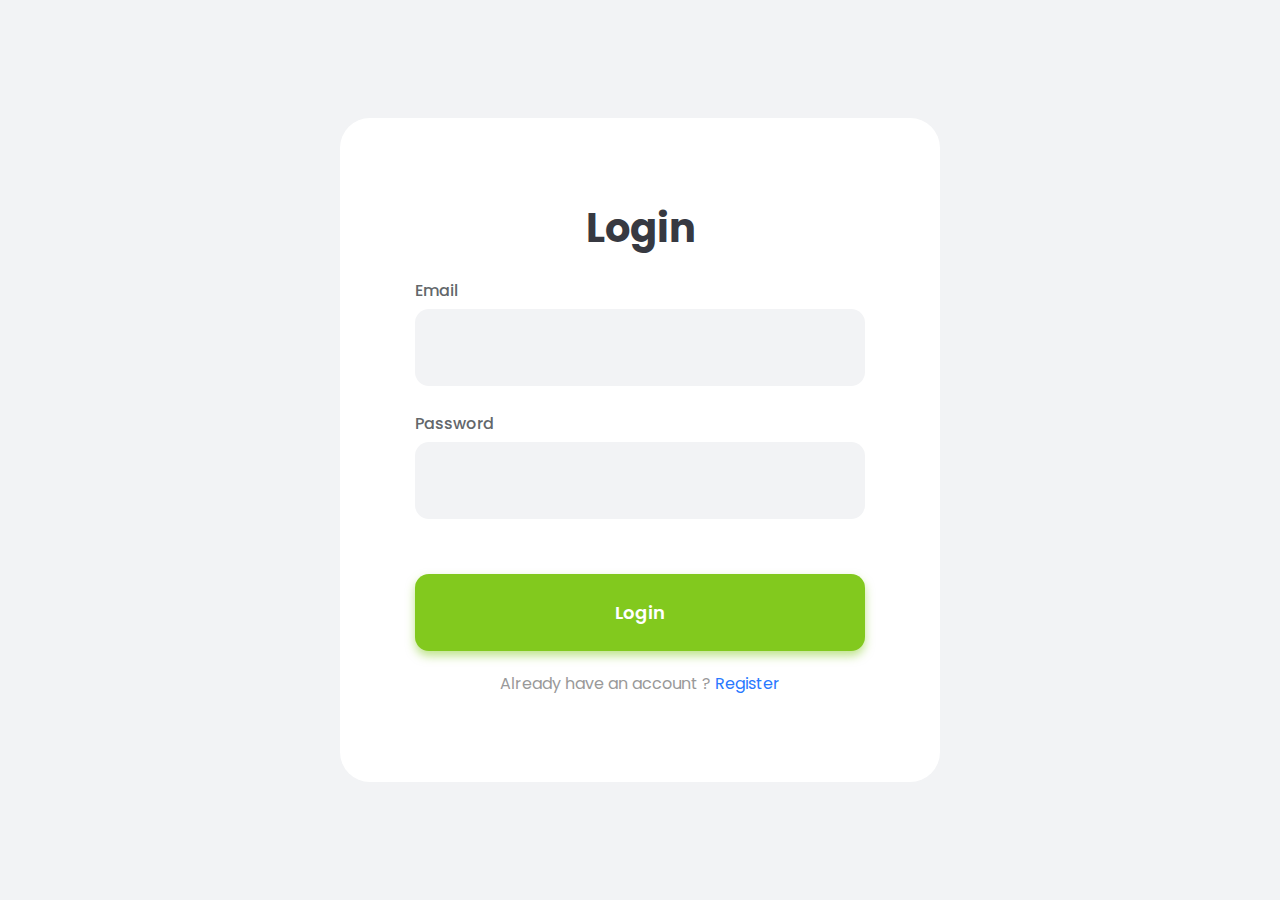
<file: js/login.html>
<!DOCTYPE html>
<html lang="en">

<head>
  <meta charset="UTF-8" />
  <meta name="viewport" content="width=device-width, initial-scale=1.0" />
  <meta http-equiv="X-UA-Compatible" content="ie=edge" />
  <link href="https://fonts.googleapis.com/css2?family=Poppins:wght@300;400;600&display=swap" rel="stylesheet" />
  <link rel="stylesheet" href="https://stackpath.bootstrapcdn.com/font-awesome/4.7.0/css/font-awesome.min.css" />
  <title>Signup</title>
  <link rel="stylesheet" href="public/css/reset.css"/>
  <link rel="stylesheet" href="public/css/login.css"/>

  <script src="https://code.jquery.com/jquery-3.6.1.min.js"
    integrity="sha256-o88AwQnZB+VDvE9tvIXrMQaPlFFSUTR+nldQm1LuPXQ=" crossorigin="anonymous"></script>
  <script src="public/js/login.js"></script>
</head>

<body>
  <div class="signup">
    <h1 class="signup-heading">Login</h1>
    <div class="email-group">
      <label for="fullname" class="signup-label">Email</label>
      <input type="text" id="email" class="signup-input">
    </div>

    <div class="password-group">
      <label for="password" class="signup-label">Password</label>
      <input type="password" id="password" class="signup-input">
    </div>

    <button class="signup-submit" onclick="doLogin()">Login</button>
    <p class="signup-already">
      <span>Already have an account ?</span>
      <a href="register.html" class="signup-login-link">Register</a>
    </p>
  </div>
</body>

</html>
</file>
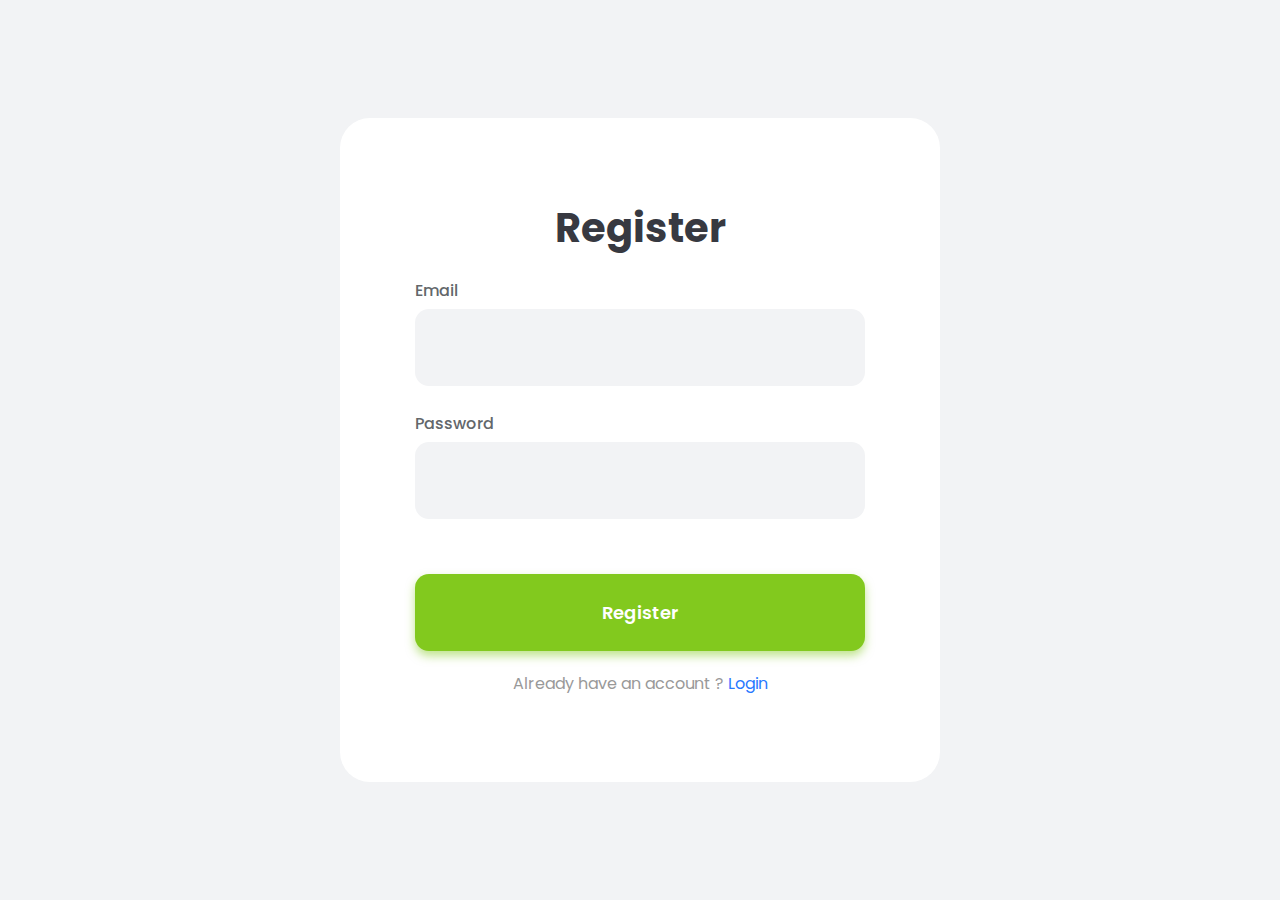
<file: js/register.html>
<!DOCTYPE html>
<html lang="en">

<head>
  <meta charset="UTF-8" />
  <meta name="viewport" content="width=device-width, initial-scale=1.0" />
  <meta http-equiv="X-UA-Compatible" content="ie=edge" />
  <link href="https://fonts.googleapis.com/css2?family=Poppins:wght@300;400;600&display=swap" rel="stylesheet" />
  <link rel="stylesheet" href="https://stackpath.bootstrapcdn.com/font-awesome/4.7.0/css/font-awesome.min.css" />
  <title>Register</title>
  <link rel="stylesheet" href="public/css/reset.css" />
  <link rel="stylesheet" href="public/css/login.css" />

  <script src="https://code.jquery.com/jquery-3.6.1.min.js"
    integrity="sha256-o88AwQnZB+VDvE9tvIXrMQaPlFFSUTR+nldQm1LuPXQ=" crossorigin="anonymous"></script>
  <script src="public/js/login.js"></script>
</head>

<body>
  <div class="signup">
    <h1 class="signup-heading">Register</h1>

    <div class="email-group">
      <label for="fullname" class="signup-label">Email</label>
      <input type="text" id="email" class="signup-input">
    </div>

    <div class="password-group">
      <label for="password" class="signup-label">Password</label>
      <input type="password" id="password" class="signup-input">
    </div>

    <a href="login.html" style="text-decoration: none;">
      <button class="signup-submit" onclick="doRegister()">Register</button></a>
    <p class="signup-already">
      <span>Already have an account ?</span>
      <a href="login.html" class="signup-login-link">Login</a>
    </p>
  </div>
</body>

</html>
</file>
<file: js/public/img/themify-icons/demo-files/demo.css>
body {
	font: normal 1em/1.5em Arial, Helvetica, sans-serif;
	max-width: 90%;
	margin: 30px auto 0;
}
h1, h3 {
	font-weight: normal;
}
h3 {
	font-size: 1.4;
	text-transform: uppercase;
	letter-spacing: 1px;
}

.icon-section {
	margin: 0 0 3em;
	clear: both;
	overflow: hidden;
}
.icon-container {
	width: 240px; 
	padding: .7em 0;
	float: left; 
	position: relative;
	text-align: left;
}
.icon-container [class^="ti-"], 
.icon-container [class*=" ti-"] {
	color: #000;
	position: absolute;
	margin-top: 3px;
	transition: .3s;
}
.icon-container:hover [class^="ti-"],
.icon-container:hover [class*=" ti-"] {
	font-size: 2.2em;
	margin-top: -5px;
}
.icon-container:hover .icon-name {
	color: #000;
}
.icon-name {
	color: #aaa;
	margin-left: 35px;
	font-size: .8em;
	transition: .3s;
}
.icon-container:hover .icon-name {
	margin-left: 45px;
}
</file>
<file: js/public/img/themify-icons/themify-icons.css>
@font-face {
	font-family: 'themify';
	src:url('fonts/themify.eot?-fvbane');
	src:url('fonts/themify.eot?#iefix-fvbane') format('embedded-opentype'),
		url('fonts/themify.woff?-fvbane') format('woff'),
		url('fonts/themify.ttf?-fvbane') format('truetype'),
		url('fonts/themify.svg?-fvbane#themify') format('svg');
	font-weight: normal;
	font-style: normal;
}

[class^="ti-"], [class*=" ti-"] {
	font-family: 'themify';
	speak: none;
	font-style: normal;
	font-weight: normal;
	font-variant: normal;
	text-transform: none;
	line-height: 1;

	/* Better Font Rendering =========== */
	-webkit-font-smoothing: antialiased;
	-moz-osx-font-smoothing: grayscale;
}

.ti-wand:before {
	content: "\e600";
}
.ti-volume:before {
	content: "\e601";
}
.ti-user:before {
	content: "\e602";
}
.ti-unlock:before {
	content: "\e603";
}
.ti-unlink:before {
	content: "\e604";
}
.ti-trash:before {
	content: "\e605";
}
.ti-thought:before {
	content: "\e606";
}
.ti-target:before {
	content: "\e607";
}
.ti-tag:before {
	content: "\e608";
}
.ti-tablet:before {
	content: "\e609";
}
.ti-star:before {
	content: "\e60a";
}
.ti-spray:before {
	content: "\e60b";
}
.ti-signal:before {
	content: "\e60c";
}
.ti-shopping-cart:before {
	content: "\e60d";
}
.ti-shopping-cart-full:before {
	content: "\e60e";
}
.ti-settings:before {
	content: "\e60f";
}
.ti-search:before {
	content: "\e610";
}
.ti-zoom-in:before {
	content: "\e611";
}
.ti-zoom-out:before {
	content: "\e612";
}
.ti-cut:before {
	content: "\e613";
}
.ti-ruler:before {
	content: "\e614";
}
.ti-ruler-pencil:before {
	content: "\e615";
}
.ti-ruler-alt:before {
	content: "\e616";
}
.ti-bookmark:before {
	content: "\e617";
}
.ti-bookmark-alt:before {
	content: "\e618";
}
.ti-reload:before {
	content: "\e619";
}
.ti-plus:before {
	content: "\e61a";
}
.ti-pin:before {
	content: "\e61b";
}
.ti-pencil:before {
	content: "\e61c";
}
.ti-pencil-alt:before {
	content: "\e61d";
}
.ti-paint-roller:before {
	content: "\e61e";
}
.ti-paint-bucket:before {
	content: "\e61f";
}
.ti-na:before {
	content: "\e620";
}
.ti-mobile:before {
	content: "\e621";
}
.ti-minus:before {
	content: "\e622";
}
.ti-medall:before {
	content: "\e623";
}
.ti-medall-alt:before {
	content: "\e624";
}
.ti-marker:before {
	content: "\e625";
}
.ti-marker-alt:before {
	content: "\e626";
}
.ti-arrow-up:before {
	content: "\e627";
}
.ti-arrow-right:before {
	content: "\e628";
}
.ti-arrow-left:before {
	content: "\e629";
}
.ti-arrow-down:before {
	content: "\e62a";
}
.ti-lock:before {
	content: "\e62b";
}
.ti-location-arrow:before {
	content: "\e62c";
}
.ti-link:before {
	content: "\e62d";
}
.ti-layout:before {
	content: "\e62e";
}
.ti-layers:before {
	content: "\e62f";
}
.ti-layers-alt:before {
	content: "\e630";
}
.ti-key:before {
	content: "\e631";
}
.ti-import:before {
	content: "\e632";
}
.ti-image:before {
	content: "\e633";
}
.ti-heart:before {
	content: "\e634";
}
.ti-heart-broken:before {
	content: "\e635";
}
.ti-hand-stop:before {
	content: "\e636";
}
.ti-hand-open:before {
	content: "\e637";
}
.ti-hand-drag:before {
	content: "\e638";
}
.ti-folder:before {
	content: "\e639";
}
.ti-flag:before {
	content: "\e63a";
}
.ti-flag-alt:before {
	content: "\e63b";
}
.ti-flag-alt-2:before {
	content: "\e63c";
}
.ti-eye:before {
	content: "\e63d";
}
.ti-export:before {
	content: "\e63e";
}
.ti-exchange-vertical:before {
	content: "\e63f";
}
.ti-desktop:before {
	content: "\e640";
}
.ti-cup:before {
	content: "\e641";
}
.ti-crown:before {
	content: "\e642";
}
.ti-comments:before {
	content: "\e643";
}
.ti-comment:before {
	content: "\e644";
}
.ti-comment-alt:before {
	content: "\e645";
}
.ti-close:before {
	content: "\e646";
}
.ti-clip:before {
	content: "\e647";
}
.ti-angle-up:before {
	content: "\e648";
}
.ti-angle-right:before {
	content: "\e649";
}
.ti-angle-left:before {
	content: "\e64a";
}
.ti-angle-down:before {
	content: "\e64b";
}
.ti-check:before {
	content: "\e64c";
}
.ti-check-box:before {
	content: "\e64d";
}
.ti-camera:before {
	content: "\e64e";
}
.ti-announcement:before {
	content: "\e64f";
}
.ti-brush:before {
	content: "\e650";
}
.ti-briefcase:before {
	content: "\e651";
}
.ti-bolt:before {
	content: "\e652";
}
.ti-bolt-alt:before {
	content: "\e653";
}
.ti-blackboard:before {
	content: "\e654";
}
.ti-bag:before {
	content: "\e655";
}
.ti-move:before {
	content: "\e656";
}
.ti-arrows-vertical:before {
	content: "\e657";
}
.ti-arrows-horizontal:before {
	content: "\e658";
}
.ti-fullscreen:before {
	content: "\e659";
}
.ti-arrow-top-right:before {
	content: "\e65a";
}
.ti-arrow-top-left:before {
	content: "\e65b";
}
.ti-arrow-circle-up:before {
	content: "\e65c";
}
.ti-arrow-circle-right:before {
	content: "\e65d";
}
.ti-arrow-circle-left:before {
	content: "\e65e";
}
.ti-arrow-circle-down:before {
	content: "\e65f";
}
.ti-angle-double-up:before {
	content: "\e660";
}
.ti-angle-double-right:before {
	content: "\e661";
}
.ti-angle-double-left:before {
	content: "\e662";
}
.ti-angle-double-down:before {
	content: "\e663";
}
.ti-zip:before {
	content: "\e664";
}
.ti-world:before {
	content: "\e665";
}
.ti-wheelchair:before {
	content: "\e666";
}
.ti-view-list:before {
	content: "\e667";
}
.ti-view-list-alt:before {
	content: "\e668";
}
.ti-view-grid:before {
	content: "\e669";
}
.ti-uppercase:before {
	content: "\e66a";
}
.ti-upload:before {
	content: "\e66b";
}
.ti-underline:before {
	content: "\e66c";
}
.ti-truck:before {
	content: "\e66d";
}
.ti-timer:before {
	content: "\e66e";
}
.ti-ticket:before {
	content: "\e66f";
}
.ti-thumb-up:before {
	content: "\e670";
}
.ti-thumb-down:before {
	content: "\e671";
}
.ti-text:before {
	content: "\e672";
}
.ti-stats-up:before {
	content: "\e673";
}
.ti-stats-down:before {
	content: "\e674";
}
.ti-split-v:before {
	content: "\e675";
}
.ti-split-h:before {
	content: "\e676";
}
.ti-smallcap:before {
	content: "\e677";
}
.ti-shine:before {
	content: "\e678";
}
.ti-shift-right:before {
	content: "\e679";
}
.ti-shift-left:before {
	content: "\e67a";
}
.ti-shield:before {
	content: "\e67b";
}
.ti-notepad:before {
	content: "\e67c";
}
.ti-server:before {
	content: "\e67d";
}
.ti-quote-right:before {
	content: "\e67e";
}
.ti-quote-left:before {
	content: "\e67f";
}
.ti-pulse:before {
	content: "\e680";
}
.ti-printer:before {
	content: "\e681";
}
.ti-power-off:before {
	content: "\e682";
}
.ti-plug:before {
	content: "\e683";
}
.ti-pie-chart:before {
	content: "\e684";
}
.ti-paragraph:before {
	content: "\e685";
}
.ti-panel:before {
	content: "\e686";
}
.ti-package:before {
	content: "\e687";
}
.ti-music:before {
	content: "\e688";
}
.ti-music-alt:before {
	content: "\e689";
}
.ti-mouse:before {
	content: "\e68a";
}
.ti-mouse-alt:before {
	content: "\e68b";
}
.ti-money:before {
	content: "\e68c";
}
.ti-microphone:before {
	content: "\e68d";
}
.ti-menu:before {
	content: "\e68e";
}
.ti-menu-alt:before {
	content: "\e68f";
}
.ti-map:before {
	content: "\e690";
}
.ti-map-alt:before {
	content: "\e691";
}
.ti-loop:before {
	content: "\e692";
}
.ti-location-pin:before {
	content: "\e693";
}
.ti-list:before {
	content: "\e694";
}
.ti-light-bulb:before {
	content: "\e695";
}
.ti-Italic:before {
	content: "\e696";
}
.ti-info:before {
	content: "\e697";
}
.ti-infinite:before {
	content: "\e698";
}
.ti-id-badge:before {
	content: "\e699";
}
.ti-hummer:before {
	content: "\e69a";
}
.ti-home:before {
	content: "\e69b";
}
.ti-help:before {
	content: "\e69c";
}
.ti-headphone:before {
	content: "\e69d";
}
.ti-harddrives:before {
	content: "\e69e";
}
.ti-harddrive:before {
	content: "\e69f";
}
.ti-gift:before {
	content: "\e6a0";
}
.ti-game:before {
	content: "\e6a1";
}
.ti-filter:before {
	content: "\e6a2";
}
.ti-files:before {
	content: "\e6a3";
}
.ti-file:before {
	content: "\e6a4";
}
.ti-eraser:before {
	content: "\e6a5";
}
.ti-envelope:before {
	content: "\e6a6";
}
.ti-download:before {
	content: "\e6a7";
}
.ti-direction:before {
	content: "\e6a8";
}
.ti-direction-alt:before {
	content: "\e6a9";
}
.ti-dashboard:before {
	content: "\e6aa";
}
.ti-control-stop:before {
	content: "\e6ab";
}
.ti-control-shuffle:before {
	content: "\e6ac";
}
.ti-control-play:before {
	content: "\e6ad";
}
.ti-control-pause:before {
	content: "\e6ae";
}
.ti-control-forward:before {
	content: "\e6af";
}
.ti-control-backward:before {
	content: "\e6b0";
}
.ti-cloud:before {
	content: "\e6b1";
}
.ti-cloud-up:before {
	content: "\e6b2";
}
.ti-cloud-down:before {
	content: "\e6b3";
}
.ti-clipboard:before {
	content: "\e6b4";
}
.ti-car:before {
	content: "\e6b5";
}
.ti-calendar:before {
	content: "\e6b6";
}
.ti-book:before {
	content: "\e6b7";
}
.ti-bell:before {
	content: "\e6b8";
}
.ti-basketball:before {
	content: "\e6b9";
}
.ti-bar-chart:before {
	content: "\e6ba";
}
.ti-bar-chart-alt:before {
	content: "\e6bb";
}
.ti-back-right:before {
	content: "\e6bc";
}
.ti-back-left:before {
	content: "\e6bd";
}
.ti-arrows-corner:before {
	content: "\e6be";
}
.ti-archive:before {
	content: "\e6bf";
}
.ti-anchor:before {
	content: "\e6c0";
}
.ti-align-right:before {
	content: "\e6c1";
}
.ti-align-left:before {
	content: "\e6c2";
}
.ti-align-justify:before {
	content: "\e6c3";
}
.ti-align-center:before {
	content: "\e6c4";
}
.ti-alert:before {
	content: "\e6c5";
}
.ti-alarm-clock:before {
	content: "\e6c6";
}
.ti-agenda:before {
	content: "\e6c7";
}
.ti-write:before {
	content: "\e6c8";
}
.ti-window:before {
	content: "\e6c9";
}
.ti-widgetized:before {
	content: "\e6ca";
}
.ti-widget:before {
	content: "\e6cb";
}
.ti-widget-alt:before {
	content: "\e6cc";
}
.ti-wallet:before {
	content: "\e6cd";
}
.ti-video-clapper:before {
	content: "\e6ce";
}
.ti-video-camera:before {
	content: "\e6cf";
}
.ti-vector:before {
	content: "\e6d0";
}
.ti-themify-logo:before {
	content: "\e6d1";
}
.ti-themify-favicon:before {
	content: "\e6d2";
}
.ti-themify-favicon-alt:before {
	content: "\e6d3";
}
.ti-support:before {
	content: "\e6d4";
}
.ti-stamp:before {
	content: "\e6d5";
}
.ti-split-v-alt:before {
	content: "\e6d6";
}
.ti-slice:before {
	content: "\e6d7";
}
.ti-shortcode:before {
	content: "\e6d8";
}
.ti-shift-right-alt:before {
	content: "\e6d9";
}
.ti-shift-left-alt:before {
	content: "\e6da";
}
.ti-ruler-alt-2:before {
	content: "\e6db";
}
.ti-receipt:before {
	content: "\e6dc";
}
.ti-pin2:before {
	content: "\e6dd";
}
.ti-pin-alt:before {
	content: "\e6de";
}
.ti-pencil-alt2:before {
	content: "\e6df";
}
.ti-palette:before {
	content: "\e6e0";
}
.ti-more:before {
	content: "\e6e1";
}
.ti-more-alt:before {
	content: "\e6e2";
}
.ti-microphone-alt:before {
	content: "\e6e3";
}
.ti-magnet:before {
	content: "\e6e4";
}
.ti-line-double:before {
	content: "\e6e5";
}
.ti-line-dotted:before {
	content: "\e6e6";
}
.ti-line-dashed:before {
	content: "\e6e7";
}
.ti-layout-width-full:before {
	content: "\e6e8";
}
.ti-layout-width-default:before {
	content: "\e6e9";
}
.ti-layout-width-default-alt:before {
	content: "\e6ea";
}
.ti-layout-tab:before {
	content: "\e6eb";
}
.ti-layout-tab-window:before {
	content: "\e6ec";
}
.ti-layout-tab-v:before {
	content: "\e6ed";
}
.ti-layout-tab-min:before {
	content: "\e6ee";
}
.ti-layout-slider:before {
	content: "\e6ef";
}
.ti-layout-slider-alt:before {
	content: "\e6f0";
}
.ti-layout-sidebar-right:before {
	content: "\e6f1";
}
.ti-layout-sidebar-none:before {
	content: "\e6f2";
}
.ti-layout-sidebar-left:before {
	content: "\e6f3";
}
.ti-layout-placeholder:before {
	content: "\e6f4";
}
.ti-layout-menu:before {
	content: "\e6f5";
}
.ti-layout-menu-v:before {
	content: "\e6f6";
}
.ti-layout-menu-separated:before {
	content: "\e6f7";
}
.ti-layout-menu-full:before {
	content: "\e6f8";
}
.ti-layout-media-right-alt:before {
	content: "\e6f9";
}
.ti-layout-media-right:before {
	content: "\e6fa";
}
.ti-layout-media-overlay:before {
	content: "\e6fb";
}
.ti-layout-media-overlay-alt:before {
	content: "\e6fc";
}
.ti-layout-media-overlay-alt-2:before {
	content: "\e6fd";
}
.ti-layout-media-left-alt:before {
	content: "\e6fe";
}
.ti-layout-media-left:before {
	content: "\e6ff";
}
.ti-layout-media-center-alt:before {
	content: "\e700";
}
.ti-layout-media-center:before {
	content: "\e701";
}
.ti-layout-list-thumb:before {
	content: "\e702";
}
.ti-layout-list-thumb-alt:before {
	content: "\e703";
}
.ti-layout-list-post:before {
	content: "\e704";
}
.ti-layout-list-large-image:before {
	content: "\e705";
}
.ti-layout-line-solid:before {
	content: "\e706";
}
.ti-layout-grid4:before {
	content: "\e707";
}
.ti-layout-grid3:before {
	content: "\e708";
}
.ti-layout-grid2:before {
	content: "\e709";
}
.ti-layout-grid2-thumb:before {
	content: "\e70a";
}
.ti-layout-cta-right:before {
	content: "\e70b";
}
.ti-layout-cta-left:before {
	content: "\e70c";
}
.ti-layout-cta-center:before {
	content: "\e70d";
}
.ti-layout-cta-btn-right:before {
	content: "\e70e";
}
.ti-layout-cta-btn-left:before {
	content: "\e70f";
}
.ti-layout-column4:before {
	content: "\e710";
}
.ti-layout-column3:before {
	content: "\e711";
}
.ti-layout-column2:before {
	content: "\e712";
}
.ti-layout-accordion-separated:before {
	content: "\e713";
}
.ti-layout-accordion-merged:before {
	content: "\e714";
}
.ti-layout-accordion-list:before {
	content: "\e715";
}
.ti-ink-pen:before {
	content: "\e716";
}
.ti-info-alt:before {
	content: "\e717";
}
.ti-help-alt:before {
	content: "\e718";
}
.ti-headphone-alt:before {
	content: "\e719";
}
.ti-hand-point-up:before {
	content: "\e71a";
}
.ti-hand-point-right:before {
	content: "\e71b";
}
.ti-hand-point-left:before {
	content: "\e71c";
}
.ti-hand-point-down:before {
	content: "\e71d";
}
.ti-gallery:before {
	content: "\e71e";
}
.ti-face-smile:before {
	content: "\e71f";
}
.ti-face-sad:before {
	content: "\e720";
}
.ti-credit-card:before {
	content: "\e721";
}
.ti-control-skip-forward:before {
	content: "\e722";
}
.ti-control-skip-backward:before {
	content: "\e723";
}
.ti-control-record:before {
	content: "\e724";
}
.ti-control-eject:before {
	content: "\e725";
}
.ti-comments-smiley:before {
	content: "\e726";
}
.ti-brush-alt:before {
	content: "\e727";
}
.ti-youtube:before {
	content: "\e728";
}
.ti-vimeo:before {
	content: "\e729";
}
.ti-twitter:before {
	content: "\e72a";
}
.ti-time:before {
	content: "\e72b";
}
.ti-tumblr:before {
	content: "\e72c";
}
.ti-skype:before {
	content: "\e72d";
}
.ti-share:before {
	content: "\e72e";
}
.ti-share-alt:before {
	content: "\e72f";
}
.ti-rocket:before {
	content: "\e730";
}
.ti-pinterest:before {
	content: "\e731";
}
.ti-new-window:before {
	content: "\e732";
}
.ti-microsoft:before {
	content: "\e733";
}
.ti-list-ol:before {
	content: "\e734";
}
.ti-linkedin:before {
	content: "\e735";
}
.ti-layout-sidebar-2:before {
	content: "\e736";
}
.ti-layout-grid4-alt:before {
	content: "\e737";
}
.ti-layout-grid3-alt:before {
	content: "\e738";
}
.ti-layout-grid2-alt:before {
	content: "\e739";
}
.ti-layout-column4-alt:before {
	content: "\e73a";
}
.ti-layout-column3-alt:before {
	content: "\e73b";
}
.ti-layout-column2-alt:before {
	content: "\e73c";
}
.ti-instagram:before {
	content: "\e73d";
}
.ti-google:before {
	content: "\e73e";
}
.ti-github:before {
	content: "\e73f";
}
.ti-flickr:before {
	content: "\e740";
}
.ti-facebook:before {
	content: "\e741";
}
.ti-dropbox:before {
	content: "\e742";
}
.ti-dribbble:before {
	content: "\e743";
}
.ti-apple:before {
	content: "\e744";
}
.ti-android:before {
	content: "\e745";
}
.ti-save:before {
	content: "\e746";
}
.ti-save-alt:before {
	content: "\e747";
}
.ti-yahoo:before {
	content: "\e748";
}
.ti-wordpress:before {
	content: "\e749";
}
.ti-vimeo-alt:before {
	content: "\e74a";
}
.ti-twitter-alt:before {
	content: "\e74b";
}
.ti-tumblr-alt:before {
	content: "\e74c";
}
.ti-trello:before {
	content: "\e74d";
}
.ti-stack-overflow:before {
	content: "\e74e";
}
.ti-soundcloud:before {
	content: "\e74f";
}
.ti-sharethis:before {
	content: "\e750";
}
.ti-sharethis-alt:before {
	content: "\e751";
}
.ti-reddit:before {
	content: "\e752";
}
.ti-pinterest-alt:before {
	content: "\e753";
}
.ti-microsoft-alt:before {
	content: "\e754";
}
.ti-linux:before {
	content: "\e755";
}
.ti-jsfiddle:before {
	content: "\e756";
}
.ti-joomla:before {
	content: "\e757";
}
.ti-html5:before {
	content: "\e758";
}
.ti-flickr-alt:before {
	content: "\e759";
}
.ti-email:before {
	content: "\e75a";
}
.ti-drupal:before {
	content: "\e75b";
}
.ti-dropbox-alt:before {
	content: "\e75c";
}
.ti-css3:before {
	content: "\e75d";
}
.ti-rss:before {
	content: "\e75e";
}
.ti-rss-alt:before {
	content: "\e75f";
}
</file>
<file: js/public/img/themify-icons/ie7/ie7.css>
.ti-wand {
	*zoom: expression(this.runtimeStyle['zoom'] = '1', this.innerHTML = '&#xe600;');
}
.ti-volume {
	*zoom: expression(this.runtimeStyle['zoom'] = '1', this.innerHTML = '&#xe601;');
}
.ti-user {
	*zoom: expression(this.runtimeStyle['zoom'] = '1', this.innerHTML = '&#xe602;');
}
.ti-unlock {
	*zoom: expression(this.runtimeStyle['zoom'] = '1', this.innerHTML = '&#xe603;');
}
.ti-unlink {
	*zoom: expression(this.runtimeStyle['zoom'] = '1', this.innerHTML = '&#xe604;');
}
.ti-trash {
	*zoom: expression(this.runtimeStyle['zoom'] = '1', this.innerHTML = '&#xe605;');
}
.ti-thought {
	*zoom: expression(this.runtimeStyle['zoom'] = '1', this.innerHTML = '&#xe606;');
}
.ti-target {
	*zoom: expression(this.runtimeStyle['zoom'] = '1', this.innerHTML = '&#xe607;');
}
.ti-tag {
	*zoom: expression(this.runtimeStyle['zoom'] = '1', this.innerHTML = '&#xe608;');
}
.ti-tablet {
	*zoom: expression(this.runtimeStyle['zoom'] = '1', this.innerHTML = '&#xe609;');
}
.ti-star {
	*zoom: expression(this.runtimeStyle['zoom'] = '1', this.innerHTML = '&#xe60a;');
}
.ti-spray {
	*zoom: expression(this.runtimeStyle['zoom'] = '1', this.innerHTML = '&#xe60b;');
}
.ti-signal {
	*zoom: expression(this.runtimeStyle['zoom'] = '1', this.innerHTML = '&#xe60c;');
}
.ti-shopping-cart {
	*zoom: expression(this.runtimeStyle['zoom'] = '1', this.innerHTML = '&#xe60d;');
}
.ti-shopping-cart-full {
	*zoom: expression(this.runtimeStyle['zoom'] = '1', this.innerHTML = '&#xe60e;');
}
.ti-settings {
	*zoom: expression(this.runtimeStyle['zoom'] = '1', this.innerHTML = '&#xe60f;');
}
.ti-search {
	*zoom: expression(this.runtimeStyle['zoom'] = '1', this.innerHTML = '&#xe610;');
}
.ti-zoom-in {
	*zoom: expression(this.runtimeStyle['zoom'] = '1', this.innerHTML = '&#xe611;');
}
.ti-zoom-out {
	*zoom: expression(this.runtimeStyle['zoom'] = '1', this.innerHTML = '&#xe612;');
}
.ti-cut {
	*zoom: expression(this.runtimeStyle['zoom'] = '1', this.innerHTML = '&#xe613;');
}
.ti-ruler {
	*zoom: expression(this.runtimeStyle['zoom'] = '1', this.innerHTML = '&#xe614;');
}
.ti-ruler-pencil {
	*zoom: expression(this.runtimeStyle['zoom'] = '1', this.innerHTML = '&#xe615;');
}
.ti-ruler-alt {
	*zoom: expression(this.runtimeStyle['zoom'] = '1', this.innerHTML = '&#xe616;');
}
.ti-bookmark {
	*zoom: expression(this.runtimeStyle['zoom'] = '1', this.innerHTML = '&#xe617;');
}
.ti-bookmark-alt {
	*zoom: expression(this.runtimeStyle['zoom'] = '1', this.innerHTML = '&#xe618;');
}
.ti-reload {
	*zoom: expression(this.runtimeStyle['zoom'] = '1', this.innerHTML = '&#xe619;');
}
.ti-plus {
	*zoom: expression(this.runtimeStyle['zoom'] = '1', this.innerHTML = '&#xe61a;');
}
.ti-pin {
	*zoom: expression(this.runtimeStyle['zoom'] = '1', this.innerHTML = '&#xe61b;');
}
.ti-pencil {
	*zoom: expression(this.runtimeStyle['zoom'] = '1', this.innerHTML = '&#xe61c;');
}
.ti-pencil-alt {
	*zoom: expression(this.runtimeStyle['zoom'] = '1', this.innerHTML = '&#xe61d;');
}
.ti-paint-roller {
	*zoom: expression(this.runtimeStyle['zoom'] = '1', this.innerHTML = '&#xe61e;');
}
.ti-paint-bucket {
	*zoom: expression(this.runtimeStyle['zoom'] = '1', this.innerHTML = '&#xe61f;');
}
.ti-na {
	*zoom: expression(this.runtimeStyle['zoom'] = '1', this.innerHTML = '&#xe620;');
}
.ti-mobile {
	*zoom: expression(this.runtimeStyle['zoom'] = '1', this.innerHTML = '&#xe621;');
}
.ti-minus {
	*zoom: expression(this.runtimeStyle['zoom'] = '1', this.innerHTML = '&#xe622;');
}
.ti-medall {
	*zoom: expression(this.runtimeStyle['zoom'] = '1', this.innerHTML = '&#xe623;');
}
.ti-medall-alt {
	*zoom: expression(this.runtimeStyle['zoom'] = '1', this.innerHTML = '&#xe624;');
}
.ti-marker {
	*zoom: expression(this.runtimeStyle['zoom'] = '1', this.innerHTML = '&#xe625;');
}
.ti-marker-alt {
	*zoom: expression(this.runtimeStyle['zoom'] = '1', this.innerHTML = '&#xe626;');
}
.ti-arrow-up {
	*zoom: expression(this.runtimeStyle['zoom'] = '1', this.innerHTML = '&#xe627;');
}
.ti-arrow-right {
	*zoom: expression(this.runtimeStyle['zoom'] = '1', this.innerHTML = '&#xe628;');
}
.ti-arrow-left {
	*zoom: expression(this.runtimeStyle['zoom'] = '1', this.innerHTML = '&#xe629;');
}
.ti-arrow-down {
	*zoom: expression(this.runtimeStyle['zoom'] = '1', this.innerHTML = '&#xe62a;');
}
.ti-lock {
	*zoom: expression(this.runtimeStyle['zoom'] = '1', this.innerHTML = '&#xe62b;');
}
.ti-location-arrow {
	*zoom: expression(this.runtimeStyle['zoom'] = '1', this.innerHTML = '&#xe62c;');
}
.ti-link {
	*zoom: expression(this.runtimeStyle['zoom'] = '1', this.innerHTML = '&#xe62d;');
}
.ti-layout {
	*zoom: expression(this.runtimeStyle['zoom'] = '1', this.innerHTML = '&#xe62e;');
}
.ti-layers {
	*zoom: expression(this.runtimeStyle['zoom'] = '1', this.innerHTML = '&#xe62f;');
}
.ti-layers-alt {
	*zoom: expression(this.runtimeStyle['zoom'] = '1', this.innerHTML = '&#xe630;');
}
.ti-key {
	*zoom: expression(this.runtimeStyle['zoom'] = '1', this.innerHTML = '&#xe631;');
}
.ti-import {
	*zoom: expression(this.runtimeStyle['zoom'] = '1', this.innerHTML = '&#xe632;');
}
.ti-image {
	*zoom: expression(this.runtimeStyle['zoom'] = '1', this.innerHTML = '&#xe633;');
}
.ti-heart {
	*zoom: expression(this.runtimeStyle['zoom'] = '1', this.innerHTML = '&#xe634;');
}
.ti-heart-broken {
	*zoom: expression(this.runtimeStyle['zoom'] = '1', this.innerHTML = '&#xe635;');
}
.ti-hand-stop {
	*zoom: expression(this.runtimeStyle['zoom'] = '1', this.innerHTML = '&#xe636;');
}
.ti-hand-open {
	*zoom: expression(this.runtimeStyle['zoom'] = '1', this.innerHTML = '&#xe637;');
}
.ti-hand-drag {
	*zoom: expression(this.runtimeStyle['zoom'] = '1', this.innerHTML = '&#xe638;');
}
.ti-folder {
	*zoom: expression(this.runtimeStyle['zoom'] = '1', this.innerHTML = '&#xe639;');
}
.ti-flag {
	*zoom: expression(this.runtimeStyle['zoom'] = '1', this.innerHTML = '&#xe63a;');
}
.ti-flag-alt {
	*zoom: expression(this.runtimeStyle['zoom'] = '1', this.innerHTML = '&#xe63b;');
}
.ti-flag-alt-2 {
	*zoom: expression(this.runtimeStyle['zoom'] = '1', this.innerHTML = '&#xe63c;');
}
.ti-eye {
	*zoom: expression(this.runtimeStyle['zoom'] = '1', this.innerHTML = '&#xe63d;');
}
.ti-export {
	*zoom: expression(this.runtimeStyle['zoom'] = '1', this.innerHTML = '&#xe63e;');
}
.ti-exchange-vertical {
	*zoom: expression(this.runtimeStyle['zoom'] = '1', this.innerHTML = '&#xe63f;');
}
.ti-desktop {
	*zoom: expression(this.runtimeStyle['zoom'] = '1', this.innerHTML = '&#xe640;');
}
.ti-cup {
	*zoom: expression(this.runtimeStyle['zoom'] = '1', this.innerHTML = '&#xe641;');
}
.ti-crown {
	*zoom: expression(this.runtimeStyle['zoom'] = '1', this.innerHTML = '&#xe642;');
}
.ti-comments {
	*zoom: expression(this.runtimeStyle['zoom'] = '1', this.innerHTML = '&#xe643;');
}
.ti-comment {
	*zoom: expression(this.runtimeStyle['zoom'] = '1', this.innerHTML = '&#xe644;');
}
.ti-comment-alt {
	*zoom: expression(this.runtimeStyle['zoom'] = '1', this.innerHTML = '&#xe645;');
}
.ti-close {
	*zoom: expression(this.runtimeStyle['zoom'] = '1', this.innerHTML = '&#xe646;');
}
.ti-clip {
	*zoom: expression(this.runtimeStyle['zoom'] = '1', this.innerHTML = '&#xe647;');
}
.ti-angle-up {
	*zoom: expression(this.runtimeStyle['zoom'] = '1', this.innerHTML = '&#xe648;');
}
.ti-angle-right {
	*zoom: expression(this.runtimeStyle['zoom'] = '1', this.innerHTML = '&#xe649;');
}
.ti-angle-left {
	*zoom: expression(this.runtimeStyle['zoom'] = '1', this.innerHTML = '&#xe64a;');
}
.ti-angle-down {
	*zoom: expression(this.runtimeStyle['zoom'] = '1', this.innerHTML = '&#xe64b;');
}
.ti-check {
	*zoom: expression(this.runtimeStyle['zoom'] = '1', this.innerHTML = '&#xe64c;');
}
.ti-check-box {
	*zoom: expression(this.runtimeStyle['zoom'] = '1', this.innerHTML = '&#xe64d;');
}
.ti-camera {
	*zoom: expression(this.runtimeStyle['zoom'] = '1', this.innerHTML = '&#xe64e;');
}
.ti-announcement {
	*zoom: expression(this.runtimeStyle['zoom'] = '1', this.innerHTML = '&#xe64f;');
}
.ti-brush {
	*zoom: expression(this.runtimeStyle['zoom'] = '1', this.innerHTML = '&#xe650;');
}
.ti-briefcase {
	*zoom: expression(this.runtimeStyle['zoom'] = '1', this.innerHTML = '&#xe651;');
}
.ti-bolt {
	*zoom: expression(this.runtimeStyle['zoom'] = '1', this.innerHTML = '&#xe652;');
}
.ti-bolt-alt {
	*zoom: expression(this.runtimeStyle['zoom'] = '1', this.innerHTML = '&#xe653;');
}
.ti-blackboard {
	*zoom: expression(this.runtimeStyle['zoom'] = '1', this.innerHTML = '&#xe654;');
}
.ti-bag {
	*zoom: expression(this.runtimeStyle['zoom'] = '1', this.innerHTML = '&#xe655;');
}
.ti-move {
	*zoom: expression(this.runtimeStyle['zoom'] = '1', this.innerHTML = '&#xe656;');
}
.ti-arrows-vertical {
	*zoom: expression(this.runtimeStyle['zoom'] = '1', this.innerHTML = '&#xe657;');
}
.ti-arrows-horizontal {
	*zoom: expression(this.runtimeStyle['zoom'] = '1', this.innerHTML = '&#xe658;');
}
.ti-fullscreen {
	*zoom: expression(this.runtimeStyle['zoom'] = '1', this.innerHTML = '&#xe659;');
}
.ti-arrow-top-right {
	*zoom: expression(this.runtimeStyle['zoom'] = '1', this.innerHTML = '&#xe65a;');
}
.ti-arrow-top-left {
	*zoom: expression(this.runtimeStyle['zoom'] = '1', this.innerHTML = '&#xe65b;');
}
.ti-arrow-circle-up {
	*zoom: expression(this.runtimeStyle['zoom'] = '1', this.innerHTML = '&#xe65c;');
}
.ti-arrow-circle-right {
	*zoom: expression(this.runtimeStyle['zoom'] = '1', this.innerHTML = '&#xe65d;');
}
.ti-arrow-circle-left {
	*zoom: expression(this.runtimeStyle['zoom'] = '1', this.innerHTML = '&#xe65e;');
}
.ti-arrow-circle-down {
	*zoom: expression(this.runtimeStyle['zoom'] = '1', this.innerHTML = '&#xe65f;');
}
.ti-angle-double-up {
	*zoom: expression(this.runtimeStyle['zoom'] = '1', this.innerHTML = '&#xe660;');
}
.ti-angle-double-right {
	*zoom: expression(this.runtimeStyle['zoom'] = '1', this.innerHTML = '&#xe661;');
}
.ti-angle-double-left {
	*zoom: expression(this.runtimeStyle['zoom'] = '1', this.innerHTML = '&#xe662;');
}
.ti-angle-double-down {
	*zoom: expression(this.runtimeStyle['zoom'] = '1', this.innerHTML = '&#xe663;');
}
.ti-zip {
	*zoom: expression(this.runtimeStyle['zoom'] = '1', this.innerHTML = '&#xe664;');
}
.ti-world {
	*zoom: expression(this.runtimeStyle['zoom'] = '1', this.innerHTML = '&#xe665;');
}
.ti-wheelchair {
	*zoom: expression(this.runtimeStyle['zoom'] = '1', this.innerHTML = '&#xe666;');
}
.ti-view-list {
	*zoom: expression(this.runtimeStyle['zoom'] = '1', this.innerHTML = '&#xe667;');
}
.ti-view-list-alt {
	*zoom: expression(this.runtimeStyle['zoom'] = '1', this.innerHTML = '&#xe668;');
}
.ti-view-grid {
	*zoom: expression(this.runtimeStyle['zoom'] = '1', this.innerHTML = '&#xe669;');
}
.ti-uppercase {
	*zoom: expression(this.runtimeStyle['zoom'] = '1', this.innerHTML = '&#xe66a;');
}
.ti-upload {
	*zoom: expression(this.runtimeStyle['zoom'] = '1', this.innerHTML = '&#xe66b;');
}
.ti-underline {
	*zoom: expression(this.runtimeStyle['zoom'] = '1', this.innerHTML = '&#xe66c;');
}
.ti-truck {
	*zoom: expression(this.runtimeStyle['zoom'] = '1', this.innerHTML = '&#xe66d;');
}
.ti-timer {
	*zoom: expression(this.runtimeStyle['zoom'] = '1', this.innerHTML = '&#xe66e;');
}
.ti-ticket {
	*zoom: expression(this.runtimeStyle['zoom'] = '1', this.innerHTML = '&#xe66f;');
}
.ti-thumb-up {
	*zoom: expression(this.runtimeStyle['zoom'] = '1', this.innerHTML = '&#xe670;');
}
.ti-thumb-down {
	*zoom: expression(this.runtimeStyle['zoom'] = '1', this.innerHTML = '&#xe671;');
}
.ti-text {
	*zoom: expression(this.runtimeStyle['zoom'] = '1', this.innerHTML = '&#xe672;');
}
.ti-stats-up {
	*zoom: expression(this.runtimeStyle['zoom'] = '1', this.innerHTML = '&#xe673;');
}
.ti-stats-down {
	*zoom: expression(this.runtimeStyle['zoom'] = '1', this.innerHTML = '&#xe674;');
}
.ti-split-v {
	*zoom: expression(this.runtimeStyle['zoom'] = '1', this.innerHTML = '&#xe675;');
}
.ti-split-h {
	*zoom: expression(this.runtimeStyle['zoom'] = '1', this.innerHTML = '&#xe676;');
}
.ti-smallcap {
	*zoom: expression(this.runtimeStyle['zoom'] = '1', this.innerHTML = '&#xe677;');
}
.ti-shine {
	*zoom: expression(this.runtimeStyle['zoom'] = '1', this.innerHTML = '&#xe678;');
}
.ti-shift-right {
	*zoom: expression(this.runtimeStyle['zoom'] = '1', this.innerHTML = '&#xe679;');
}
.ti-shift-left {
	*zoom: expression(this.runtimeStyle['zoom'] = '1', this.innerHTML = '&#xe67a;');
}
.ti-shield {
	*zoom: expression(this.runtimeStyle['zoom'] = '1', this.innerHTML = '&#xe67b;');
}
.ti-notepad {
	*zoom: expression(this.runtimeStyle['zoom'] = '1', this.innerHTML = '&#xe67c;');
}
.ti-server {
	*zoom: expression(this.runtimeStyle['zoom'] = '1', this.innerHTML = '&#xe67d;');
}
.ti-quote-right {
	*zoom: expression(this.runtimeStyle['zoom'] = '1', this.innerHTML = '&#xe67e;');
}
.ti-quote-left {
	*zoom: expression(this.runtimeStyle['zoom'] = '1', this.innerHTML = '&#xe67f;');
}
.ti-pulse {
	*zoom: expression(this.runtimeStyle['zoom'] = '1', this.innerHTML = '&#xe680;');
}
.ti-printer {
	*zoom: expression(this.runtimeStyle['zoom'] = '1', this.innerHTML = '&#xe681;');
}
.ti-power-off {
	*zoom: expression(this.runtimeStyle['zoom'] = '1', this.innerHTML = '&#xe682;');
}
.ti-plug {
	*zoom: expression(this.runtimeStyle['zoom'] = '1', this.innerHTML = '&#xe683;');
}
.ti-pie-chart {
	*zoom: expression(this.runtimeStyle['zoom'] = '1', this.innerHTML = '&#xe684;');
}
.ti-paragraph {
	*zoom: expression(this.runtimeStyle['zoom'] = '1', this.innerHTML = '&#xe685;');
}
.ti-panel {
	*zoom: expression(this.runtimeStyle['zoom'] = '1', this.innerHTML = '&#xe686;');
}
.ti-package {
	*zoom: expression(this.runtimeStyle['zoom'] = '1', this.innerHTML = '&#xe687;');
}
.ti-music {
	*zoom: expression(this.runtimeStyle['zoom'] = '1', this.innerHTML = '&#xe688;');
}
.ti-music-alt {
	*zoom: expression(this.runtimeStyle['zoom'] = '1', this.innerHTML = '&#xe689;');
}
.ti-mouse {
	*zoom: expression(this.runtimeStyle['zoom'] = '1', this.innerHTML = '&#xe68a;');
}
.ti-mouse-alt {
	*zoom: expression(this.runtimeStyle['zoom'] = '1', this.innerHTML = '&#xe68b;');
}
.ti-money {
	*zoom: expression(this.runtimeStyle['zoom'] = '1', this.innerHTML = '&#xe68c;');
}
.ti-microphone {
	*zoom: expression(this.runtimeStyle['zoom'] = '1', this.innerHTML = '&#xe68d;');
}
.ti-menu {
	*zoom: expression(this.runtimeStyle['zoom'] = '1', this.innerHTML = '&#xe68e;');
}
.ti-menu-alt {
	*zoom: expression(this.runtimeStyle['zoom'] = '1', this.innerHTML = '&#xe68f;');
}
.ti-map {
	*zoom: expression(this.runtimeStyle['zoom'] = '1', this.innerHTML = '&#xe690;');
}
.ti-map-alt {
	*zoom: expression(this.runtimeStyle['zoom'] = '1', this.innerHTML = '&#xe691;');
}
.ti-loop {
	*zoom: expression(this.runtimeStyle['zoom'] = '1', this.innerHTML = '&#xe692;');
}
.ti-location-pin {
	*zoom: expression(this.runtimeStyle['zoom'] = '1', this.innerHTML = '&#xe693;');
}
.ti-list {
	*zoom: expression(this.runtimeStyle['zoom'] = '1', this.innerHTML = '&#xe694;');
}
.ti-light-bulb {
	*zoom: expression(this.runtimeStyle['zoom'] = '1', this.innerHTML = '&#xe695;');
}
.ti-Italic {
	*zoom: expression(this.runtimeStyle['zoom'] = '1', this.innerHTML = '&#xe696;');
}
.ti-info {
	*zoom: expression(this.runtimeStyle['zoom'] = '1', this.innerHTML = '&#xe697;');
}
.ti-infinite {
	*zoom: expression(this.runtimeStyle['zoom'] = '1', this.innerHTML = '&#xe698;');
}
.ti-id-badge {
	*zoom: expression(this.runtimeStyle['zoom'] = '1', this.innerHTML = '&#xe699;');
}
.ti-hummer {
	*zoom: expression(this.runtimeStyle['zoom'] = '1', this.innerHTML = '&#xe69a;');
}
.ti-home {
	*zoom: expression(this.runtimeStyle['zoom'] = '1', this.innerHTML = '&#xe69b;');
}
.ti-help {
	*zoom: expression(this.runtimeStyle['zoom'] = '1', this.innerHTML = '&#xe69c;');
}
.ti-headphone {
	*zoom: expression(this.runtimeStyle['zoom'] = '1', this.innerHTML = '&#xe69d;');
}
.ti-harddrives {
	*zoom: expression(this.runtimeStyle['zoom'] = '1', this.innerHTML = '&#xe69e;');
}
.ti-harddrive {
	*zoom: expression(this.runtimeStyle['zoom'] = '1', this.innerHTML = '&#xe69f;');
}
.ti-gift {
	*zoom: expression(this.runtimeStyle['zoom'] = '1', this.innerHTML = '&#xe6a0;');
}
.ti-game {
	*zoom: expression(this.runtimeStyle['zoom'] = '1', this.innerHTML = '&#xe6a1;');
}
.ti-filter {
	*zoom: expression(this.runtimeStyle['zoom'] = '1', this.innerHTML = '&#xe6a2;');
}
.ti-files {
	*zoom: expression(this.runtimeStyle['zoom'] = '1', this.innerHTML = '&#xe6a3;');
}
.ti-file {
	*zoom: expression(this.runtimeStyle['zoom'] = '1', this.innerHTML = '&#xe6a4;');
}
.ti-eraser {
	*zoom: expression(this.runtimeStyle['zoom'] = '1', this.innerHTML = '&#xe6a5;');
}
.ti-envelope {
	*zoom: expression(this.runtimeStyle['zoom'] = '1', this.innerHTML = '&#xe6a6;');
}
.ti-download {
	*zoom: expression(this.runtimeStyle['zoom'] = '1', this.innerHTML = '&#xe6a7;');
}
.ti-direction {
	*zoom: expression(this.runtimeStyle['zoom'] = '1', this.innerHTML = '&#xe6a8;');
}
.ti-direction-alt {
	*zoom: expression(this.runtimeStyle['zoom'] = '1', this.innerHTML = '&#xe6a9;');
}
.ti-dashboard {
	*zoom: expression(this.runtimeStyle['zoom'] = '1', this.innerHTML = '&#xe6aa;');
}
.ti-control-stop {
	*zoom: expression(this.runtimeStyle['zoom'] = '1', this.innerHTML = '&#xe6ab;');
}
.ti-control-shuffle {
	*zoom: expression(this.runtimeStyle['zoom'] = '1', this.innerHTML = '&#xe6ac;');
}
.ti-control-play {
	*zoom: expression(this.runtimeStyle['zoom'] = '1', this.innerHTML = '&#xe6ad;');
}
.ti-control-pause {
	*zoom: expression(this.runtimeStyle['zoom'] = '1', this.innerHTML = '&#xe6ae;');
}
.ti-control-forward {
	*zoom: expression(this.runtimeStyle['zoom'] = '1', this.innerHTML = '&#xe6af;');
}
.ti-control-backward {
	*zoom: expression(this.runtimeStyle['zoom'] = '1', this.innerHTML = '&#xe6b0;');
}
.ti-cloud {
	*zoom: expression(this.runtimeStyle['zoom'] = '1', this.innerHTML = '&#xe6b1;');
}
.ti-cloud-up {
	*zoom: expression(this.runtimeStyle['zoom'] = '1', this.innerHTML = '&#xe6b2;');
}
.ti-cloud-down {
	*zoom: expression(this.runtimeStyle['zoom'] = '1', this.innerHTML = '&#xe6b3;');
}
.ti-clipboard {
	*zoom: expression(this.runtimeStyle['zoom'] = '1', this.innerHTML = '&#xe6b4;');
}
.ti-car {
	*zoom: expression(this.runtimeStyle['zoom'] = '1', this.innerHTML = '&#xe6b5;');
}
.ti-calendar {
	*zoom: expression(this.runtimeStyle['zoom'] = '1', this.innerHTML = '&#xe6b6;');
}
.ti-book {
	*zoom: expression(this.runtimeStyle['zoom'] = '1', this.innerHTML = '&#xe6b7;');
}
.ti-bell {
	*zoom: expression(this.runtimeStyle['zoom'] = '1', this.innerHTML = '&#xe6b8;');
}
.ti-basketball {
	*zoom: expression(this.runtimeStyle['zoom'] = '1', this.innerHTML = '&#xe6b9;');
}
.ti-bar-chart {
	*zoom: expression(this.runtimeStyle['zoom'] = '1', this.innerHTML = '&#xe6ba;');
}
.ti-bar-chart-alt {
	*zoom: expression(this.runtimeStyle['zoom'] = '1', this.innerHTML = '&#xe6bb;');
}
.ti-back-right {
	*zoom: expression(this.runtimeStyle['zoom'] = '1', this.innerHTML = '&#xe6bc;');
}
.ti-back-left {
	*zoom: expression(this.runtimeStyle['zoom'] = '1', this.innerHTML = '&#xe6bd;');
}
.ti-arrows-corner {
	*zoom: expression(this.runtimeStyle['zoom'] = '1', this.innerHTML = '&#xe6be;');
}
.ti-archive {
	*zoom: expression(this.runtimeStyle['zoom'] = '1', this.innerHTML = '&#xe6bf;');
}
.ti-anchor {
	*zoom: expression(this.runtimeStyle['zoom'] = '1', this.innerHTML = '&#xe6c0;');
}
.ti-align-right {
	*zoom: expression(this.runtimeStyle['zoom'] = '1', this.innerHTML = '&#xe6c1;');
}
.ti-align-left {
	*zoom: expression(this.runtimeStyle['zoom'] = '1', this.innerHTML = '&#xe6c2;');
}
.ti-align-justify {
	*zoom: expression(this.runtimeStyle['zoom'] = '1', this.innerHTML = '&#xe6c3;');
}
.ti-align-center {
	*zoom: expression(this.runtimeStyle['zoom'] = '1', this.innerHTML = '&#xe6c4;');
}
.ti-alert {
	*zoom: expression(this.runtimeStyle['zoom'] = '1', this.innerHTML = '&#xe6c5;');
}
.ti-alarm-clock {
	*zoom: expression(this.runtimeStyle['zoom'] = '1', this.innerHTML = '&#xe6c6;');
}
.ti-agenda {
	*zoom: expression(this.runtimeStyle['zoom'] = '1', this.innerHTML = '&#xe6c7;');
}
.ti-write {
	*zoom: expression(this.runtimeStyle['zoom'] = '1', this.innerHTML = '&#xe6c8;');
}
.ti-window {
	*zoom: expression(this.runtimeStyle['zoom'] = '1', this.innerHTML = '&#xe6c9;');
}
.ti-widgetized {
	*zoom: expression(this.runtimeStyle['zoom'] = '1', this.innerHTML = '&#xe6ca;');
}
.ti-widget {
	*zoom: expression(this.runtimeStyle['zoom'] = '1', this.innerHTML = '&#xe6cb;');
}
.ti-widget-alt {
	*zoom: expression(this.runtimeStyle['zoom'] = '1', this.innerHTML = '&#xe6cc;');
}
.ti-wallet {
	*zoom: expression(this.runtimeStyle['zoom'] = '1', this.innerHTML = '&#xe6cd;');
}
.ti-video-clapper {
	*zoom: expression(this.runtimeStyle['zoom'] = '1', this.innerHTML = '&#xe6ce;');
}
.ti-video-camera {
	*zoom: expression(this.runtimeStyle['zoom'] = '1', this.innerHTML = '&#xe6cf;');
}
.ti-vector {
	*zoom: expression(this.runtimeStyle['zoom'] = '1', this.innerHTML = '&#xe6d0;');
}
.ti-themify-logo {
	*zoom: expression(this.runtimeStyle['zoom'] = '1', this.innerHTML = '&#xe6d1;');
}
.ti-themify-favicon {
	*zoom: expression(this.runtimeStyle['zoom'] = '1', this.innerHTML = '&#xe6d2;');
}
.ti-themify-favicon-alt {
	*zoom: expression(this.runtimeStyle['zoom'] = '1', this.innerHTML = '&#xe6d3;');
}
.ti-support {
	*zoom: expression(this.runtimeStyle['zoom'] = '1', this.innerHTML = '&#xe6d4;');
}
.ti-stamp {
	*zoom: expression(this.runtimeStyle['zoom'] = '1', this.innerHTML = '&#xe6d5;');
}
.ti-split-v-alt {
	*zoom: expression(this.runtimeStyle['zoom'] = '1', this.innerHTML = '&#xe6d6;');
}
.ti-slice {
	*zoom: expression(this.runtimeStyle['zoom'] = '1', this.innerHTML = '&#xe6d7;');
}
.ti-shortcode {
	*zoom: expression(this.runtimeStyle['zoom'] = '1', this.innerHTML = '&#xe6d8;');
}
.ti-shift-right-alt {
	*zoom: expression(this.runtimeStyle['zoom'] = '1', this.innerHTML = '&#xe6d9;');
}
.ti-shift-left-alt {
	*zoom: expression(this.runtimeStyle['zoom'] = '1', this.innerHTML = '&#xe6da;');
}
.ti-ruler-alt-2 {
	*zoom: expression(this.runtimeStyle['zoom'] = '1', this.innerHTML = '&#xe6db;');
}
.ti-receipt {
	*zoom: expression(this.runtimeStyle['zoom'] = '1', this.innerHTML = '&#xe6dc;');
}
.ti-pin2 {
	*zoom: expression(this.runtimeStyle['zoom'] = '1', this.innerHTML = '&#xe6dd;');
}
.ti-pin-alt {
	*zoom: expression(this.runtimeStyle['zoom'] = '1', this.innerHTML = '&#xe6de;');
}
.ti-pencil-alt2 {
	*zoom: expression(this.runtimeStyle['zoom'] = '1', this.innerHTML = '&#xe6df;');
}
.ti-palette {
	*zoom: expression(this.runtimeStyle['zoom'] = '1', this.innerHTML = '&#xe6e0;');
}
.ti-more {
	*zoom: expression(this.runtimeStyle['zoom'] = '1', this.innerHTML = '&#xe6e1;');
}
.ti-more-alt {
	*zoom: expression(this.runtimeStyle['zoom'] = '1', this.innerHTML = '&#xe6e2;');
}
.ti-microphone-alt {
	*zoom: expression(this.runtimeStyle['zoom'] = '1', this.innerHTML = '&#xe6e3;');
}
.ti-magnet {
	*zoom: expression(this.runtimeStyle['zoom'] = '1', this.innerHTML = '&#xe6e4;');
}
.ti-line-double {
	*zoom: expression(this.runtimeStyle['zoom'] = '1', this.innerHTML = '&#xe6e5;');
}
.ti-line-dotted {
	*zoom: expression(this.runtimeStyle['zoom'] = '1', this.innerHTML = '&#xe6e6;');
}
.ti-line-dashed {
	*zoom: expression(this.runtimeStyle['zoom'] = '1', this.innerHTML = '&#xe6e7;');
}
.ti-layout-width-full {
	*zoom: expression(this.runtimeStyle['zoom'] = '1', this.innerHTML = '&#xe6e8;');
}
.ti-layout-width-default {
	*zoom: expression(this.runtimeStyle['zoom'] = '1', this.innerHTML = '&#xe6e9;');
}
.ti-layout-width-default-alt {
	*zoom: expression(this.runtimeStyle['zoom'] = '1', this.innerHTML = '&#xe6ea;');
}
.ti-layout-tab {
	*zoom: expression(this.runtimeStyle['zoom'] = '1', this.innerHTML = '&#xe6eb;');
}
.ti-layout-tab-window {
	*zoom: expression(this.runtimeStyle['zoom'] = '1', this.innerHTML = '&#xe6ec;');
}
.ti-layout-tab-v {
	*zoom: expression(this.runtimeStyle['zoom'] = '1', this.innerHTML = '&#xe6ed;');
}
.ti-layout-tab-min {
	*zoom: expression(this.runtimeStyle['zoom'] = '1', this.innerHTML = '&#xe6ee;');
}
.ti-layout-slider {
	*zoom: expression(this.runtimeStyle['zoom'] = '1', this.innerHTML = '&#xe6ef;');
}
.ti-layout-slider-alt {
	*zoom: expression(this.runtimeStyle['zoom'] = '1', this.innerHTML = '&#xe6f0;');
}
.ti-layout-sidebar-right {
	*zoom: expression(this.runtimeStyle['zoom'] = '1', this.innerHTML = '&#xe6f1;');
}
.ti-layout-sidebar-none {
	*zoom: expression(this.runtimeStyle['zoom'] = '1', this.innerHTML = '&#xe6f2;');
}
.ti-layout-sidebar-left {
	*zoom: expression(this.runtimeStyle['zoom'] = '1', this.innerHTML = '&#xe6f3;');
}
.ti-layout-placeholder {
	*zoom: expression(this.runtimeStyle['zoom'] = '1', this.innerHTML = '&#xe6f4;');
}
.ti-layout-menu {
	*zoom: expression(this.runtimeStyle['zoom'] = '1', this.innerHTML = '&#xe6f5;');
}
.ti-layout-menu-v {
	*zoom: expression(this.runtimeStyle['zoom'] = '1', this.innerHTML = '&#xe6f6;');
}
.ti-layout-menu-separated {
	*zoom: expression(this.runtimeStyle['zoom'] = '1', this.innerHTML = '&#xe6f7;');
}
.ti-layout-menu-full {
	*zoom: expression(this.runtimeStyle['zoom'] = '1', this.innerHTML = '&#xe6f8;');
}
.ti-layout-media-right-alt {
	*zoom: expression(this.runtimeStyle['zoom'] = '1', this.innerHTML = '&#xe6f9;');
}
.ti-layout-media-right {
	*zoom: expression(this.runtimeStyle['zoom'] = '1', this.innerHTML = '&#xe6fa;');
}
.ti-layout-media-overlay {
	*zoom: expression(this.runtimeStyle['zoom'] = '1', this.innerHTML = '&#xe6fb;');
}
.ti-layout-media-overlay-alt {
	*zoom: expression(this.runtimeStyle['zoom'] = '1', this.innerHTML = '&#xe6fc;');
}
.ti-layout-media-overlay-alt-2 {
	*zoom: expression(this.runtimeStyle['zoom'] = '1', this.innerHTML = '&#xe6fd;');
}
.ti-layout-media-left-alt {
	*zoom: expression(this.runtimeStyle['zoom'] = '1', this.innerHTML = '&#xe6fe;');
}
.ti-layout-media-left {
	*zoom: expression(this.runtimeStyle['zoom'] = '1', this.innerHTML = '&#xe6ff;');
}
.ti-layout-media-center-alt {
	*zoom: expression(this.runtimeStyle['zoom'] = '1', this.innerHTML = '&#xe700;');
}
.ti-layout-media-center {
	*zoom: expression(this.runtimeStyle['zoom'] = '1', this.innerHTML = '&#xe701;');
}
.ti-layout-list-thumb {
	*zoom: expression(this.runtimeStyle['zoom'] = '1', this.innerHTML = '&#xe702;');
}
.ti-layout-list-thumb-alt {
	*zoom: expression(this.runtimeStyle['zoom'] = '1', this.innerHTML = '&#xe703;');
}
.ti-layout-list-post {
	*zoom: expression(this.runtimeStyle['zoom'] = '1', this.innerHTML = '&#xe704;');
}
.ti-layout-list-large-image {
	*zoom: expression(this.runtimeStyle['zoom'] = '1', this.innerHTML = '&#xe705;');
}
.ti-layout-line-solid {
	*zoom: expression(this.runtimeStyle['zoom'] = '1', this.innerHTML = '&#xe706;');
}
.ti-layout-grid4 {
	*zoom: expression(this.runtimeStyle['zoom'] = '1', this.innerHTML = '&#xe707;');
}
.ti-layout-grid3 {
	*zoom: expression(this.runtimeStyle['zoom'] = '1', this.innerHTML = '&#xe708;');
}
.ti-layout-grid2 {
	*zoom: expression(this.runtimeStyle['zoom'] = '1', this.innerHTML = '&#xe709;');
}
.ti-layout-grid2-thumb {
	*zoom: expression(this.runtimeStyle['zoom'] = '1', this.innerHTML = '&#xe70a;');
}
.ti-layout-cta-right {
	*zoom: expression(this.runtimeStyle['zoom'] = '1', this.innerHTML = '&#xe70b;');
}
.ti-layout-cta-left {
	*zoom: expression(this.runtimeStyle['zoom'] = '1', this.innerHTML = '&#xe70c;');
}
.ti-layout-cta-center {
	*zoom: expression(this.runtimeStyle['zoom'] = '1', this.innerHTML = '&#xe70d;');
}
.ti-layout-cta-btn-right {
	*zoom: expression(this.runtimeStyle['zoom'] = '1', this.innerHTML = '&#xe70e;');
}
.ti-layout-cta-btn-left {
	*zoom: expression(this.runtimeStyle['zoom'] = '1', this.innerHTML = '&#xe70f;');
}
.ti-layout-column4 {
	*zoom: expression(this.runtimeStyle['zoom'] = '1', this.innerHTML = '&#xe710;');
}
.ti-layout-column3 {
	*zoom: expression(this.runtimeStyle['zoom'] = '1', this.innerHTML = '&#xe711;');
}
.ti-layout-column2 {
	*zoom: expression(this.runtimeStyle['zoom'] = '1', this.innerHTML = '&#xe712;');
}
.ti-layout-accordion-separated {
	*zoom: expression(this.runtimeStyle['zoom'] = '1', this.innerHTML = '&#xe713;');
}
.ti-layout-accordion-merged {
	*zoom: expression(this.runtimeStyle['zoom'] = '1', this.innerHTML = '&#xe714;');
}
.ti-layout-accordion-list {
	*zoom: expression(this.runtimeStyle['zoom'] = '1', this.innerHTML = '&#xe715;');
}
.ti-ink-pen {
	*zoom: expression(this.runtimeStyle['zoom'] = '1', this.innerHTML = '&#xe716;');
}
.ti-info-alt {
	*zoom: expression(this.runtimeStyle['zoom'] = '1', this.innerHTML = '&#xe717;');
}
.ti-help-alt {
	*zoom: expression(this.runtimeStyle['zoom'] = '1', this.innerHTML = '&#xe718;');
}
.ti-headphone-alt {
	*zoom: expression(this.runtimeStyle['zoom'] = '1', this.innerHTML = '&#xe719;');
}
.ti-hand-point-up {
	*zoom: expression(this.runtimeStyle['zoom'] = '1', this.innerHTML = '&#xe71a;');
}
.ti-hand-point-right {
	*zoom: expression(this.runtimeStyle['zoom'] = '1', this.innerHTML = '&#xe71b;');
}
.ti-hand-point-left {
	*zoom: expression(this.runtimeStyle['zoom'] = '1', this.innerHTML = '&#xe71c;');
}
.ti-hand-point-down {
	*zoom: expression(this.runtimeStyle['zoom'] = '1', this.innerHTML = '&#xe71d;');
}
.ti-gallery {
	*zoom: expression(this.runtimeStyle['zoom'] = '1', this.innerHTML = '&#xe71e;');
}
.ti-face-smile {
	*zoom: expression(this.runtimeStyle['zoom'] = '1', this.innerHTML = '&#xe71f;');
}
.ti-face-sad {
	*zoom: expression(this.runtimeStyle['zoom'] = '1', this.innerHTML = '&#xe720;');
}
.ti-credit-card {
	*zoom: expression(this.runtimeStyle['zoom'] = '1', this.innerHTML = '&#xe721;');
}
.ti-control-skip-forward {
	*zoom: expression(this.runtimeStyle['zoom'] = '1', this.innerHTML = '&#xe722;');
}
.ti-control-skip-backward {
	*zoom: expression(this.runtimeStyle['zoom'] = '1', this.innerHTML = '&#xe723;');
}
.ti-control-record {
	*zoom: expression(this.runtimeStyle['zoom'] = '1', this.innerHTML = '&#xe724;');
}
.ti-control-eject {
	*zoom: expression(this.runtimeStyle['zoom'] = '1', this.innerHTML = '&#xe725;');
}
.ti-comments-smiley {
	*zoom: expression(this.runtimeStyle['zoom'] = '1', this.innerHTML = '&#xe726;');
}
.ti-brush-alt {
	*zoom: expression(this.runtimeStyle['zoom'] = '1', this.innerHTML = '&#xe727;');
}
.ti-youtube {
	*zoom: expression(this.runtimeStyle['zoom'] = '1', this.innerHTML = '&#xe728;');
}
.ti-vimeo {
	*zoom: expression(this.runtimeStyle['zoom'] = '1', this.innerHTML = '&#xe729;');
}
.ti-twitter {
	*zoom: expression(this.runtimeStyle['zoom'] = '1', this.innerHTML = '&#xe72a;');
}
.ti-time {
	*zoom: expression(this.runtimeStyle['zoom'] = '1', this.innerHTML = '&#xe72b;');
}
.ti-tumblr {
	*zoom: expression(this.runtimeStyle['zoom'] = '1', this.innerHTML = '&#xe72c;');
}
.ti-skype {
	*zoom: expression(this.runtimeStyle['zoom'] = '1', this.innerHTML = '&#xe72d;');
}
.ti-share {
	*zoom: expression(this.runtimeStyle['zoom'] = '1', this.innerHTML = '&#xe72e;');
}
.ti-share-alt {
	*zoom: expression(this.runtimeStyle['zoom'] = '1', this.innerHTML = '&#xe72f;');
}
.ti-rocket {
	*zoom: expression(this.runtimeStyle['zoom'] = '1', this.innerHTML = '&#xe730;');
}
.ti-pinterest {
	*zoom: expression(this.runtimeStyle['zoom'] = '1', this.innerHTML = '&#xe731;');
}
.ti-new-window {
	*zoom: expression(this.runtimeStyle['zoom'] = '1', this.innerHTML = '&#xe732;');
}
.ti-microsoft {
	*zoom: expression(this.runtimeStyle['zoom'] = '1', this.innerHTML = '&#xe733;');
}
.ti-list-ol {
	*zoom: expression(this.runtimeStyle['zoom'] = '1', this.innerHTML = '&#xe734;');
}
.ti-linkedin {
	*zoom: expression(this.runtimeStyle['zoom'] = '1', this.innerHTML = '&#xe735;');
}
.ti-layout-sidebar-2 {
	*zoom: expression(this.runtimeStyle['zoom'] = '1', this.innerHTML = '&#xe736;');
}
.ti-layout-grid4-alt {
	*zoom: expression(this.runtimeStyle['zoom'] = '1', this.innerHTML = '&#xe737;');
}
.ti-layout-grid3-alt {
	*zoom: expression(this.runtimeStyle['zoom'] = '1', this.innerHTML = '&#xe738;');
}
.ti-layout-grid2-alt {
	*zoom: expression(this.runtimeStyle['zoom'] = '1', this.innerHTML = '&#xe739;');
}
.ti-layout-column4-alt {
	*zoom: expression(this.runtimeStyle['zoom'] = '1', this.innerHTML = '&#xe73a;');
}
.ti-layout-column3-alt {
	*zoom: expression(this.runtimeStyle['zoom'] = '1', this.innerHTML = '&#xe73b;');
}
.ti-layout-column2-alt {
	*zoom: expression(this.runtimeStyle['zoom'] = '1', this.innerHTML = '&#xe73c;');
}
.ti-instagram {
	*zoom: expression(this.runtimeStyle['zoom'] = '1', this.innerHTML = '&#xe73d;');
}
.ti-google {
	*zoom: expression(this.runtimeStyle['zoom'] = '1', this.innerHTML = '&#xe73e;');
}
.ti-github {
	*zoom: expression(this.runtimeStyle['zoom'] = '1', this.innerHTML = '&#xe73f;');
}
.ti-flickr {
	*zoom: expression(this.runtimeStyle['zoom'] = '1', this.innerHTML = '&#xe740;');
}
.ti-facebook {
	*zoom: expression(this.runtimeStyle['zoom'] = '1', this.innerHTML = '&#xe741;');
}
.ti-dropbox {
	*zoom: expression(this.runtimeStyle['zoom'] = '1', this.innerHTML = '&#xe742;');
}
.ti-dribbble {
	*zoom: expression(this.runtimeStyle['zoom'] = '1', this.innerHTML = '&#xe743;');
}
.ti-apple {
	*zoom: expression(this.runtimeStyle['zoom'] = '1', this.innerHTML = '&#xe744;');
}
.ti-android {
	*zoom: expression(this.runtimeStyle['zoom'] = '1', this.innerHTML = '&#xe745;');
}
.ti-save {
	*zoom: expression(this.runtimeStyle['zoom'] = '1', this.innerHTML = '&#xe746;');
}
.ti-save-alt {
	*zoom: expression(this.runtimeStyle['zoom'] = '1', this.innerHTML = '&#xe747;');
}
.ti-yahoo {
	*zoom: expression(this.runtimeStyle['zoom'] = '1', this.innerHTML = '&#xe748;');
}
.ti-wordpress {
	*zoom: expression(this.runtimeStyle['zoom'] = '1', this.innerHTML = '&#xe749;');
}
.ti-vimeo-alt {
	*zoom: expression(this.runtimeStyle['zoom'] = '1', this.innerHTML = '&#xe74a;');
}
.ti-twitter-alt {
	*zoom: expression(this.runtimeStyle['zoom'] = '1', this.innerHTML = '&#xe74b;');
}
.ti-tumblr-alt {
	*zoom: expression(this.runtimeStyle['zoom'] = '1', this.innerHTML = '&#xe74c;');
}
.ti-trello {
	*zoom: expression(this.runtimeStyle['zoom'] = '1', this.innerHTML = '&#xe74d;');
}
.ti-stack-overflow {
	*zoom: expression(this.runtimeStyle['zoom'] = '1', this.innerHTML = '&#xe74e;');
}
.ti-soundcloud {
	*zoom: expression(this.runtimeStyle['zoom'] = '1', this.innerHTML = '&#xe74f;');
}
.ti-sharethis {
	*zoom: expression(this.runtimeStyle['zoom'] = '1', this.innerHTML = '&#xe750;');
}
.ti-sharethis-alt {
	*zoom: expression(this.runtimeStyle['zoom'] = '1', this.innerHTML = '&#xe751;');
}
.ti-reddit {
	*zoom: expression(this.runtimeStyle['zoom'] = '1', this.innerHTML = '&#xe752;');
}
.ti-pinterest-alt {
	*zoom: expression(this.runtimeStyle['zoom'] = '1', this.innerHTML = '&#xe753;');
}
.ti-microsoft-alt {
	*zoom: expression(this.runtimeStyle['zoom'] = '1', this.innerHTML = '&#xe754;');
}
.ti-linux {
	*zoom: expression(this.runtimeStyle['zoom'] = '1', this.innerHTML = '&#xe755;');
}
.ti-jsfiddle {
	*zoom: expression(this.runtimeStyle['zoom'] = '1', this.innerHTML = '&#xe756;');
}
.ti-joomla {
	*zoom: expression(this.runtimeStyle['zoom'] = '1', this.innerHTML = '&#xe757;');
}
.ti-html5 {
	*zoom: expression(this.runtimeStyle['zoom'] = '1', this.innerHTML = '&#xe758;');
}
.ti-flickr-alt {
	*zoom: expression(this.runtimeStyle['zoom'] = '1', this.innerHTML = '&#xe759;');
}
.ti-email {
	*zoom: expression(this.runtimeStyle['zoom'] = '1', this.innerHTML = '&#xe75a;');
}
.ti-drupal {
	*zoom: expression(this.runtimeStyle['zoom'] = '1', this.innerHTML = '&#xe75b;');
}
.ti-dropbox-alt {
	*zoom: expression(this.runtimeStyle['zoom'] = '1', this.innerHTML = '&#xe75c;');
}
.ti-css3 {
	*zoom: expression(this.runtimeStyle['zoom'] = '1', this.innerHTML = '&#xe75d;');
}
.ti-rss {
	*zoom: expression(this.runtimeStyle['zoom'] = '1', this.innerHTML = '&#xe75e;');
}
.ti-rss-alt {
	*zoom: expression(this.runtimeStyle['zoom'] = '1', this.innerHTML = '&#xe75f;');
}
</file>
<file: js/public/css/login.css>
html {
    font-size: 62.5%;
    font-family: "Poppins", sans-serif;
  }
  * {
    box-sizing: border-box;
  }
  body {
    width: 100%;
    min-height: 100vh;
    background-color: #f2f3f5;
    display: flex;
    align-items: center;
    justify-content: center;
    padding: 100px 0;
  }
  .signup {
    padding: 90px 75px;
    background-color: #fff;
    width: 100%;
    max-width: 600px;
    border-radius: 30px;
  }
  .signup-heading {
    font-size: 40px;
    font-weight: bold;
    color: #373941;
    text-align: center;
    margin-bottom: 35px;
  }
  .signup-social {
    padding: 10px;
    border-radius: 20px;
    display: block;
    width: 100%;
    color: white;
    font-size: 16px;
    font-weight: bold;
    font-family: "Poppins", sans-serif;
    border: 0;
    background-color: #4c6ff4;
    display: flex;
    align-items: center;
    cursor: pointer;
    outline: none;
    box-shadow: 0 5px 10px 0 rgba(76, 111, 244, 0.5);
  }
  .signup-social-icon {
    width: 60px;
    height: 60px;
    border-radius: 10px;
    background-color: white;
    display: flex;
    align-items: center;
    justify-content: center;
    color: #4c6ff4;
    font-size: 30px;
  }
  .signup-social-text {
    display: block;
    margin: 0 auto;
  }
  .signup-or {
    text-align: center;
    font-size: 16px;
    color: #999;
    margin: 55px auto;
    position: relative;
  }
  .signup-or span {
    display: inline-block;
    padding: 10px 30px;
    background-color: #fff;
    position: relative;
    z-index: 2;
  }
  .signup-or:after {
    content: "";
    width: 100%;
    height: 1px;
    background-color: #999;
    position: absolute;
    top: 50%;
    left: 0;
    transform: translateY(-50%);
  }
  .signup-label {
    font-size: 16px;
    color: #63676b;
    font-weight: 500;
    margin-bottom: 10px;
    display: inline-block;
    cursor: pointer;
  }
  .signup-input {
    display: block;
    width: 100%;
    padding: 25px;
    border-radius: 14px;
    background-color: #f2f3f5;
    outline: none;
    border: 0;
    font-family: "Poppins", sans-serif;
    font-size: 18px;
    margin-bottom: 30px;
  }
  .signup-input::-webkit-input-placeholder {
    color: #b4bac0;
    font-weight: 500;
  }
  .signup-input::-moz-input-placeholder {
    color: #b4bac0;
    font-weight: 500;
  }
  .signup-submit {
    padding: 25px;
    color: white;
    font-size: 18px;
    text-align: center;
    border: 0;
    outline: none;
    display: inline-block;
    width: 100%;
    border-radius: 14px;
    background-color: rgb(130, 201, 30);
    font-family: "Poppins", sans-serif;
    cursor: pointer;
    font-weight: 600;
    box-shadow: 0 5px 10px 0 rgba(130, 201, 30, 0.5);
    margin-top: 25px;
    margin-bottom: 25px;
  }
  .signup-already {
    text-align: center;
    font-size: 16px;
    color: #999;
  }
  .signup-login-link {
    color: #2979ff;
    text-decoration: none;
  }
</file>
